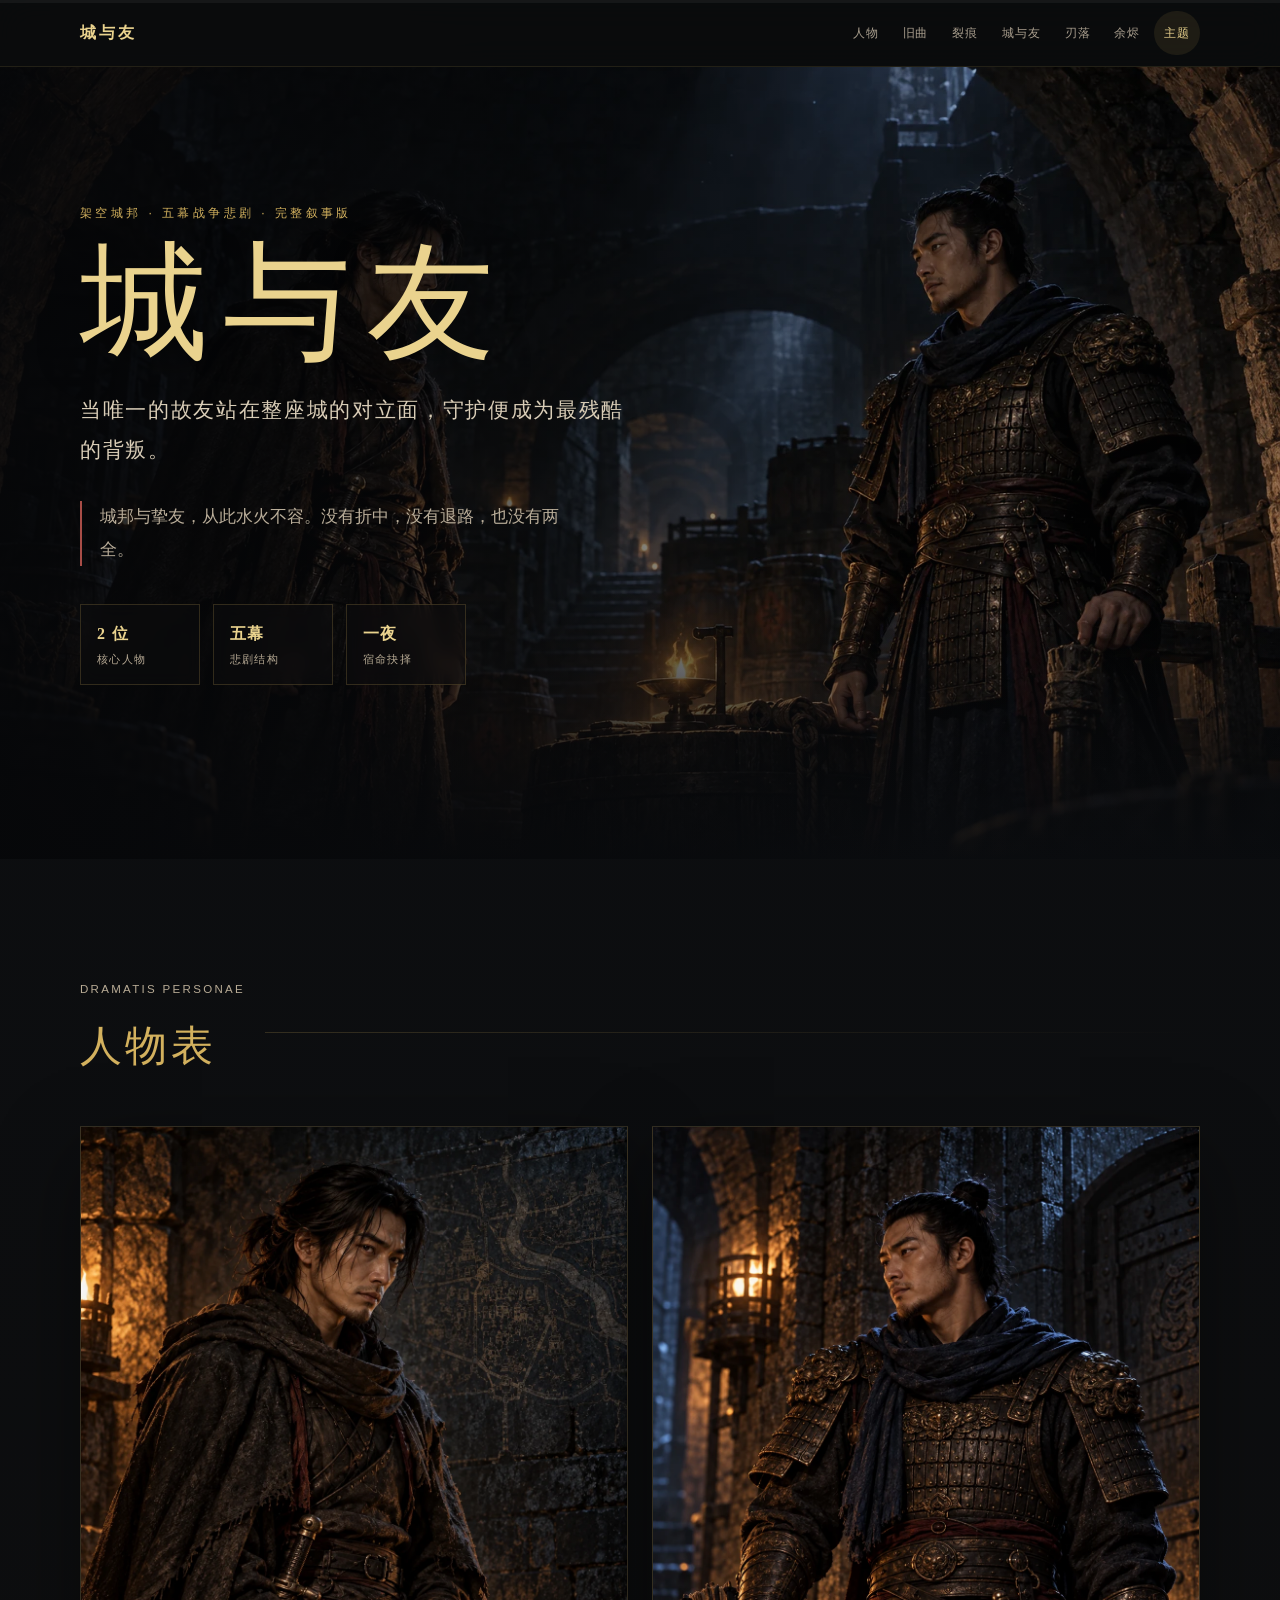
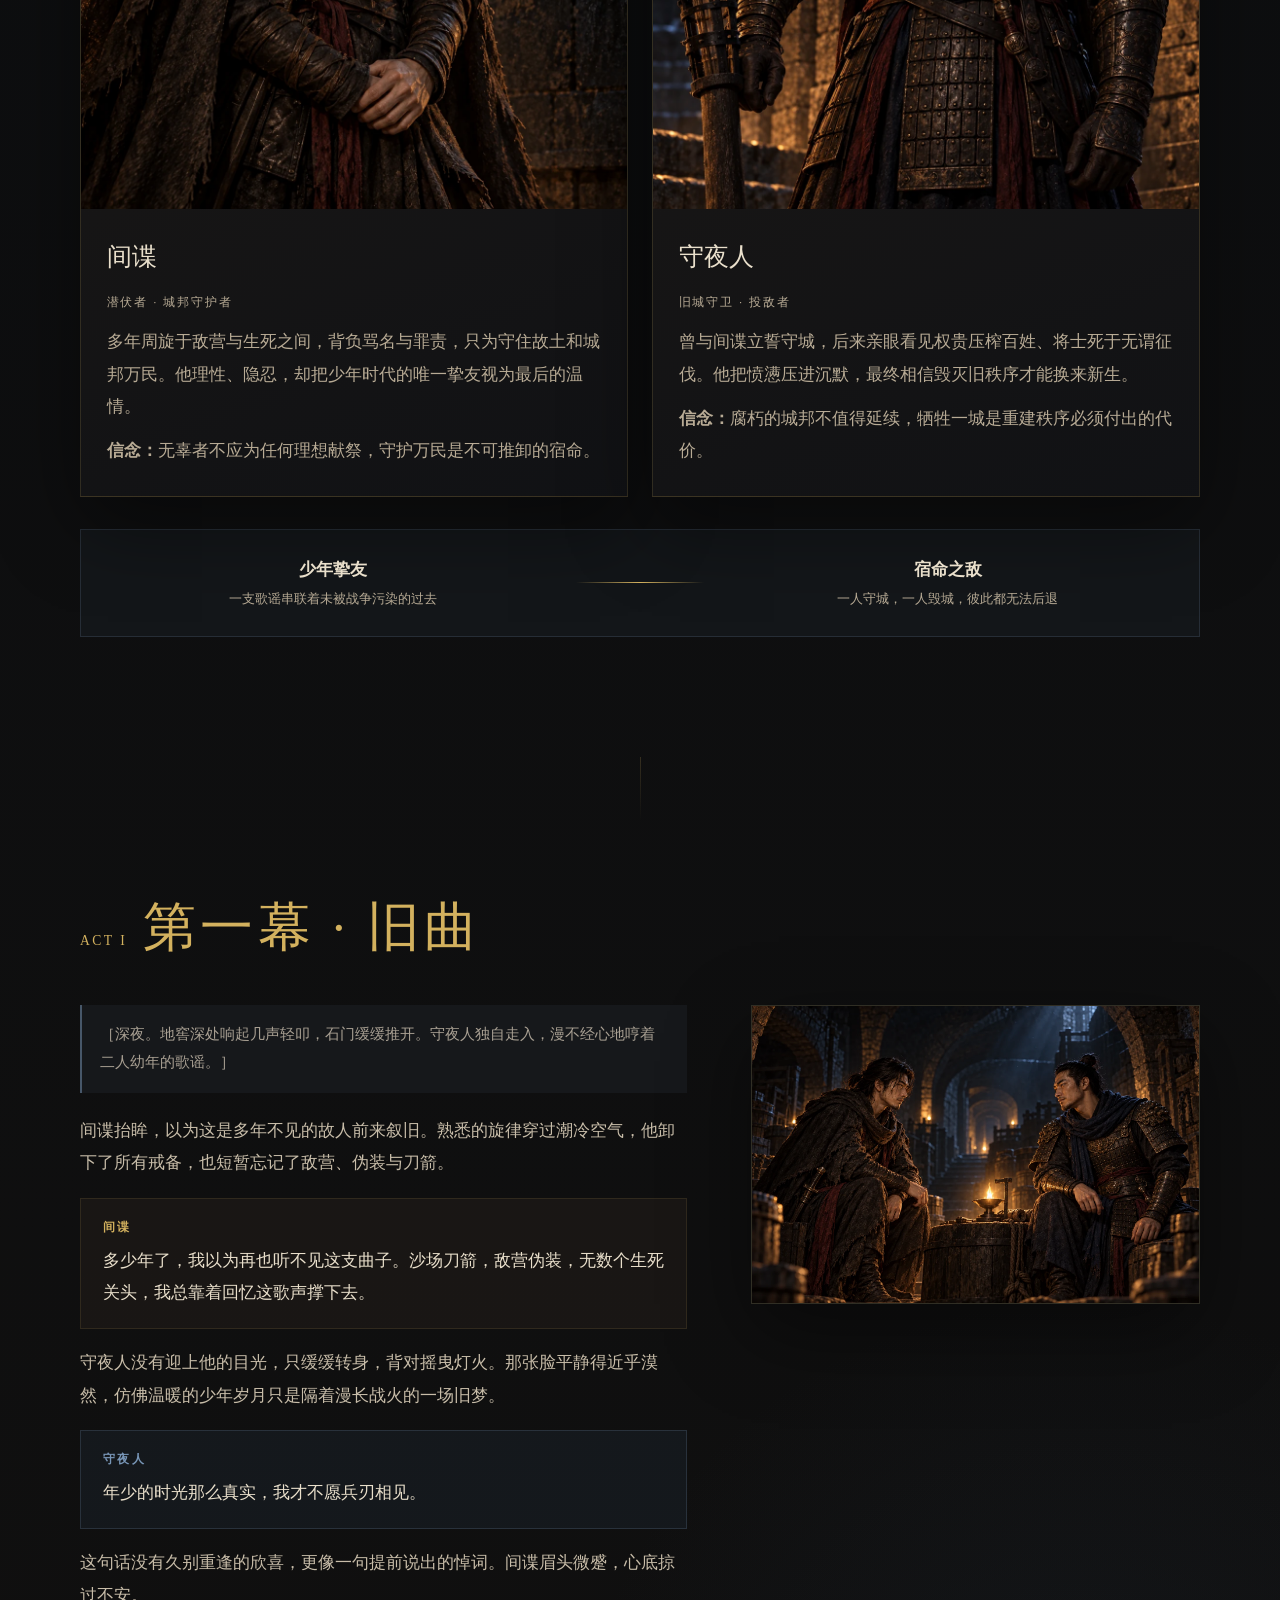
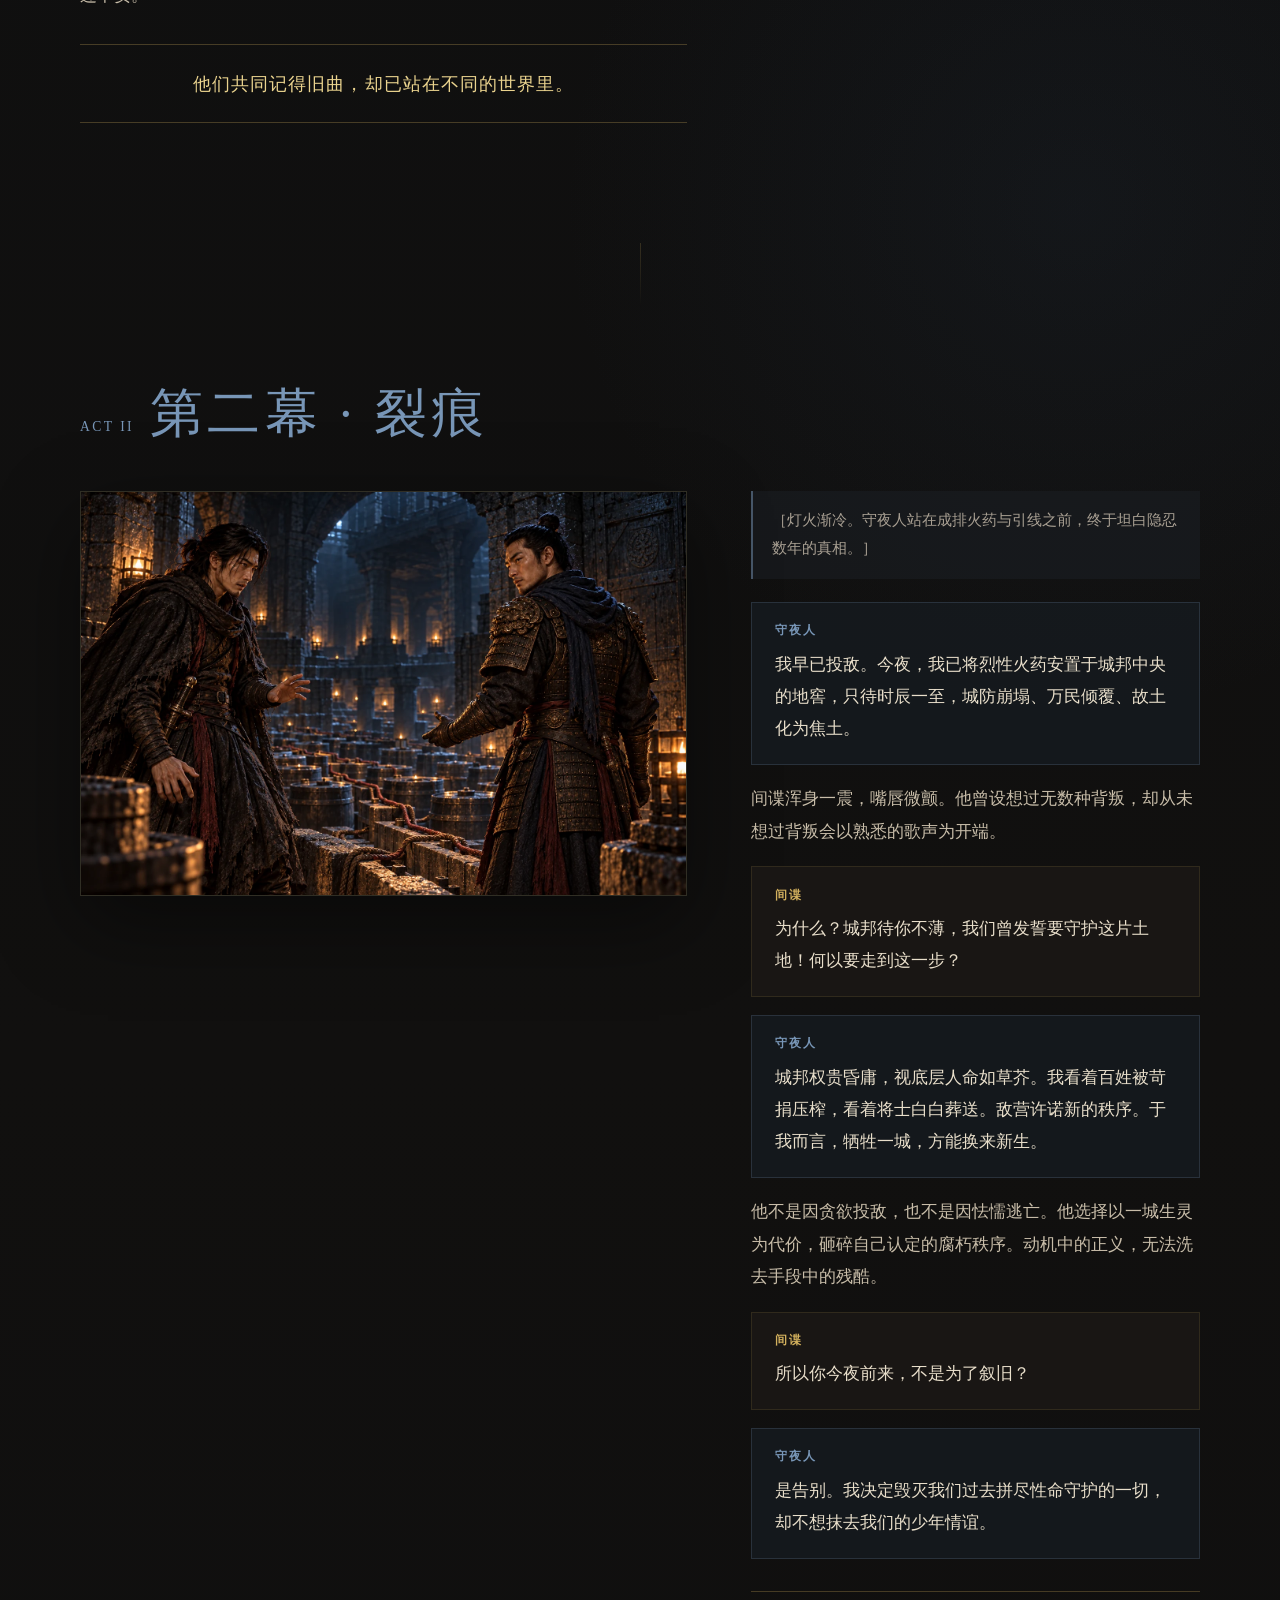
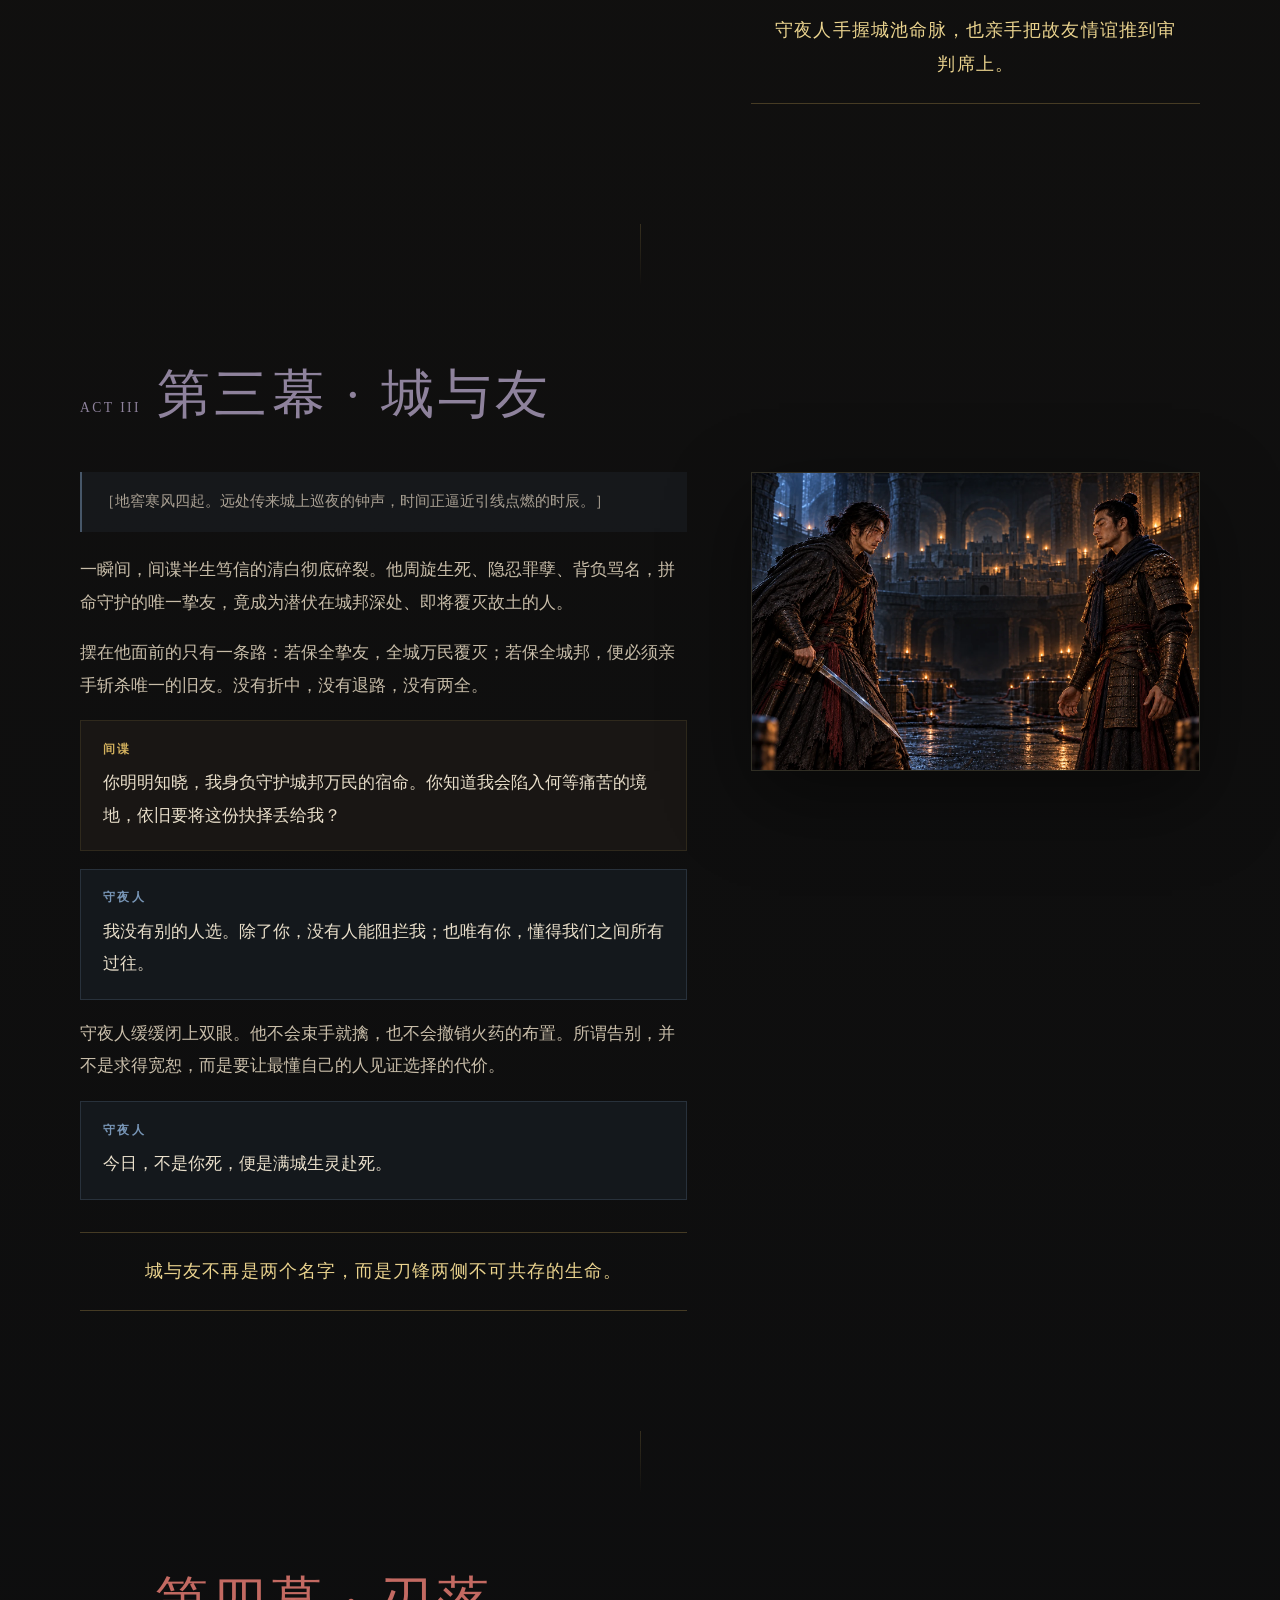
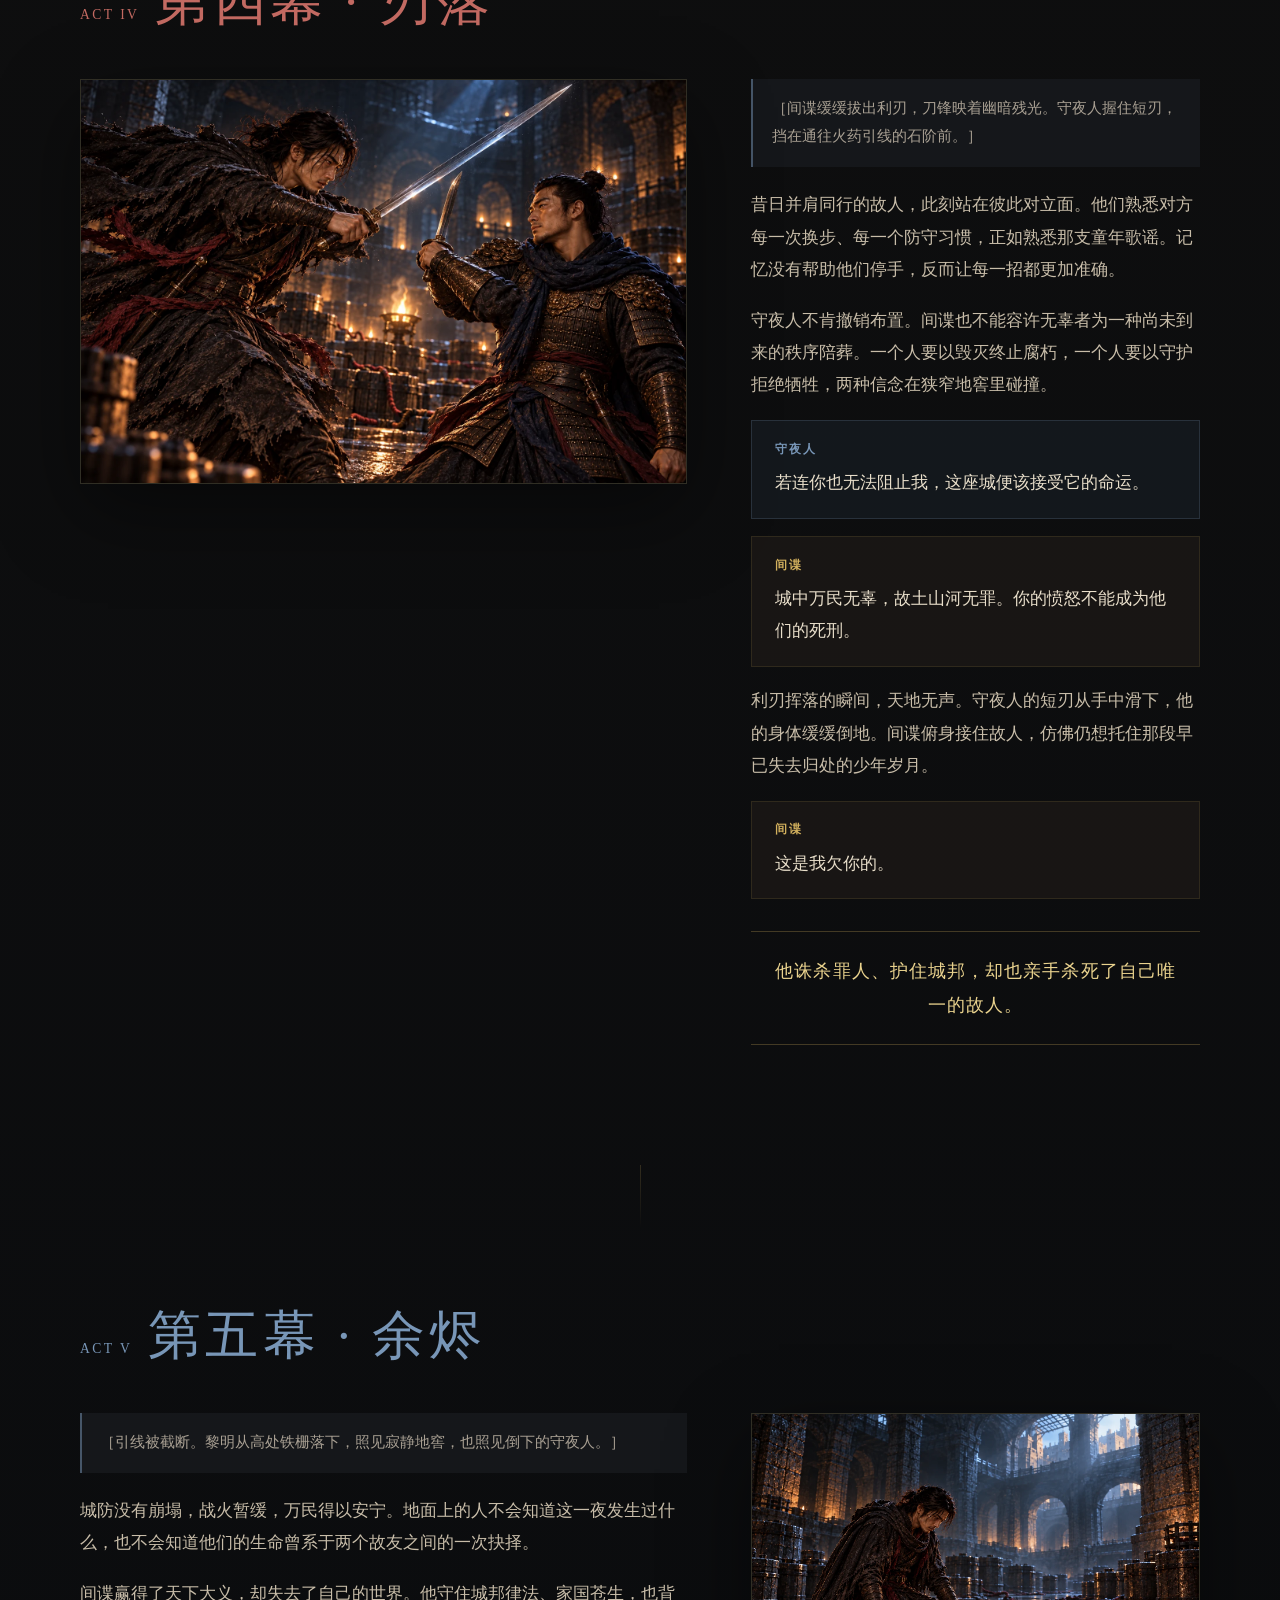
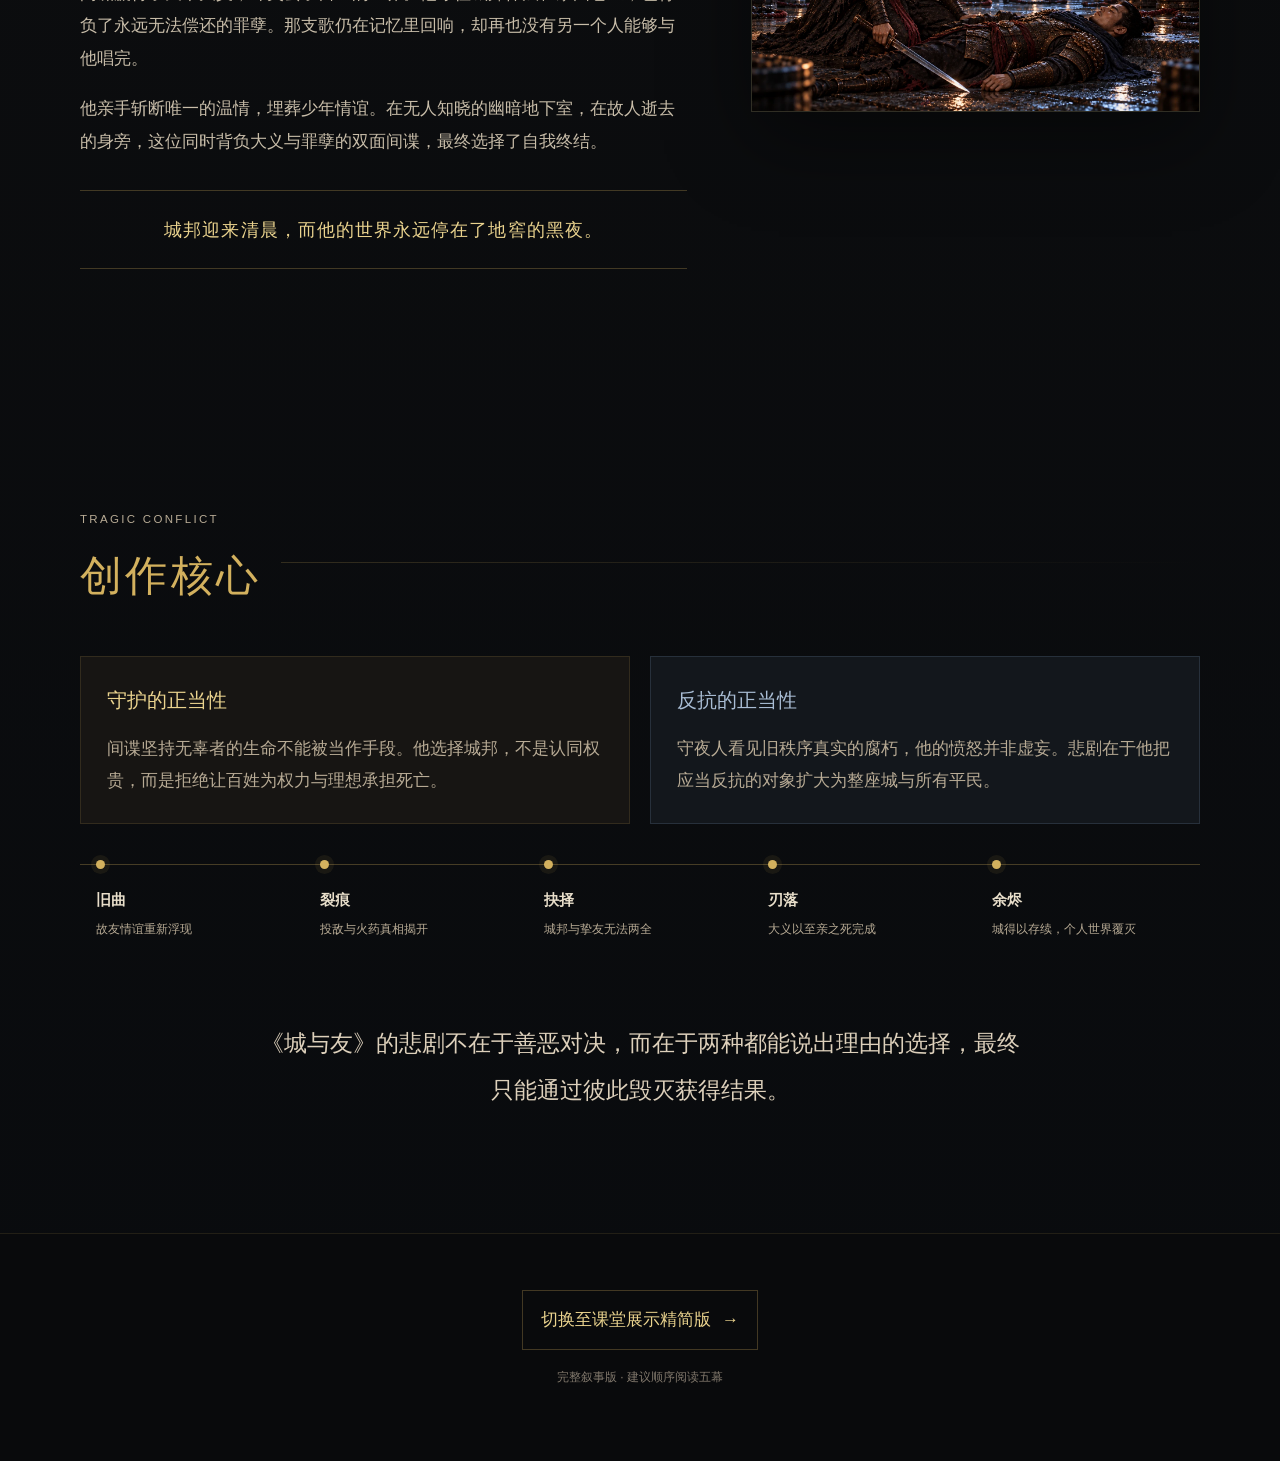
<file: index.html>
<!doctype html>
<html lang="zh-CN" data-version="full">
<head>
  <meta charset="utf-8">
  <meta name="viewport" content="width=device-width, initial-scale=1">
  <meta name="description" content="《城与友》完整叙事版，一则关于城邦、故友与无法两全之义的五幕悲剧。">
  <title>城与友 · 完整版</title>
  <link rel="stylesheet" href="assets/css/story.css">
  <script src="assets/js/story.js" defer></script>
</head>
<body>
  <div class="reading-progress" aria-hidden="true"><span class="reading-progress__bar"></span></div>
  <nav class="site-nav" aria-label="章节导航">
    <a class="site-nav__brand" href="#top">城与友</a>
    <ul class="site-nav__links">
      <li><a href="#characters">人物</a></li>
      <li><a href="#act-1">旧曲</a></li>
      <li><a href="#act-2">裂痕</a></li>
      <li><a href="#act-3">城与友</a></li>
      <li><a href="#act-4">刃落</a></li>
      <li><a href="#act-5">余烬</a></li>
      <li><a href="#themes">主题</a></li>
    </ul>
  </nav>

  <header class="hero" id="top">
    <figure class="hero__media" data-image-fallback><img src="assets/images/hero.webp" alt="深夜地窖中，间谍与守夜人在灯火两侧重逢"></figure>
    <div class="hero__content reveal">
      <p class="eyebrow">架空城邦 · 五幕战争悲剧 · 完整叙事版</p>
      <h1>城与友</h1>
      <p class="hero__subtitle">当唯一的故友站在整座城的对立面，守护便成为最残酷的背叛。</p>
      <p class="hero__quote">城邦与挚友，从此水火不容。没有折中，没有退路，也没有两全。</p>
      <ul class="hero__stats" aria-label="故事信息">
        <li><strong>2 位</strong><span>核心人物</span></li>
        <li><strong>五幕</strong><span>悲剧结构</span></li>
        <li><strong>一夜</strong><span>宿命抉择</span></li>
      </ul>
    </div>
  </header>

  <main>
    <section class="section" id="characters" aria-labelledby="characters-title">
      <div class="section-heading reveal">
        <div><p class="section-kicker">DRAMATIS PERSONAE</p><h2 id="characters-title">人物表</h2></div>
      </div>
      <div class="character-grid">
        <article class="character-card reveal">
          <figure data-image-fallback><img src="assets/images/spy-portrait.webp" alt="身披深色斗篷的间谍肖像"></figure>
          <div class="character-card__body">
            <h3>间谍</h3>
            <p class="role-label">潜伏者 · 城邦守护者</p>
            <p>多年周旋于敌营与生死之间，背负骂名与罪责，只为守住故土和城邦万民。他理性、隐忍，却把少年时代的唯一挚友视为最后的温情。</p>
            <p><strong>信念：</strong>无辜者不应为任何理想献祭，守护万民是不可推卸的宿命。</p>
          </div>
        </article>
        <article class="character-card reveal">
          <figure data-image-fallback><img src="assets/images/watchman-portrait.webp" alt="身着旧城甲胄的守夜人肖像"></figure>
          <div class="character-card__body">
            <h3>守夜人</h3>
            <p class="role-label">旧城守卫 · 投敌者</p>
            <p>曾与间谍立誓守城，后来亲眼看见权贵压榨百姓、将士死于无谓征伐。他把愤懑压进沉默，最终相信毁灭旧秩序才能换来新生。</p>
            <p><strong>信念：</strong>腐朽的城邦不值得延续，牺牲一城是重建秩序必须付出的代价。</p>
          </div>
        </article>
      </div>
      <div class="relationship reveal" aria-label="人物关系">
        <div><strong>少年挚友</strong><span>一支歌谣串联着未被战争污染的过去</span></div>
        <span class="relationship__line" aria-hidden="true"></span>
        <div><strong>宿命之敌</strong><span>一人守城，一人毁城，彼此都无法后退</span></div>
      </div>
    </section>

    <section class="act" id="act-1" aria-labelledby="act-1-title" data-tone="gold">
      <header class="act__header reveal"><span class="act__number">ACT I</span><h2 id="act-1-title">第一幕 · 旧曲</h2></header>
      <div class="act__layout">
        <figure class="act__media reveal" data-image-fallback><img src="assets/images/act-01.webp" alt="故友围坐灯火两侧追忆旧曲"></figure>
        <div class="act__content reveal">
          <p class="stage-direction">［深夜。地窖深处响起几声轻叩，石门缓缓推开。守夜人独自走入，漫不经心地哼着二人幼年的歌谣。］</p>
          <p class="narration">间谍抬眸，以为这是多年不见的故人前来叙旧。熟悉的旋律穿过潮冷空气，他卸下了所有戒备，也短暂忘记了敌营、伪装与刀箭。</p>
          <blockquote class="dialogue"><span class="dialogue__speaker">间谍</span><p>多少年了，我以为再也听不见这支曲子。沙场刀箭，敌营伪装，无数个生死关头，我总靠着回忆这歌声撑下去。</p></blockquote>
          <p class="narration">守夜人没有迎上他的目光，只缓缓转身，背对摇曳灯火。那张脸平静得近乎漠然，仿佛温暖的少年岁月只是隔着漫长战火的一场旧梦。</p>
          <blockquote class="dialogue dialogue--watchman"><span class="dialogue__speaker">守夜人</span><p>年少的时光那么真实，我才不愿兵刃相见。</p></blockquote>
          <p class="narration">这句话没有久别重逢的欣喜，更像一句提前说出的悼词。间谍眉头微蹙，心底掠过不安。</p>
          <p class="turning-point">他们共同记得旧曲，却已站在不同的世界里。</p>
        </div>
      </div>
    </section>

    <section class="act" id="act-2" aria-labelledby="act-2-title" data-tone="blue">
      <header class="act__header reveal"><span class="act__number">ACT II</span><h2 id="act-2-title">第二幕 · 裂痕</h2></header>
      <div class="act__layout">
        <figure class="act__media reveal" data-image-fallback><img src="assets/images/act-02.webp" alt="守夜人向震惊的间谍揭示地窖火药"></figure>
        <div class="act__content reveal">
          <p class="stage-direction">［灯火渐冷。守夜人站在成排火药与引线之前，终于坦白隐忍数年的真相。］</p>
          <blockquote class="dialogue dialogue--watchman"><span class="dialogue__speaker">守夜人</span><p>我早已投敌。今夜，我已将烈性火药安置于城邦中央的地窖，只待时辰一至，城防崩塌、万民倾覆、故土化为焦土。</p></blockquote>
          <p class="narration">间谍浑身一震，嘴唇微颤。他曾设想过无数种背叛，却从未想过背叛会以熟悉的歌声为开端。</p>
          <blockquote class="dialogue"><span class="dialogue__speaker">间谍</span><p>为什么？城邦待你不薄，我们曾发誓要守护这片土地！何以要走到这一步？</p></blockquote>
          <blockquote class="dialogue dialogue--watchman"><span class="dialogue__speaker">守夜人</span><p>城邦权贵昏庸，视底层人命如草芥。我看着百姓被苛捐压榨，看着将士白白葬送。敌营许诺新的秩序。于我而言，牺牲一城，方能换来新生。</p></blockquote>
          <p class="narration">他不是因贪欲投敌，也不是因怯懦逃亡。他选择以一城生灵为代价，砸碎自己认定的腐朽秩序。动机中的正义，无法洗去手段中的残酷。</p>
          <blockquote class="dialogue"><span class="dialogue__speaker">间谍</span><p>所以你今夜前来，不是为了叙旧？</p></blockquote>
          <blockquote class="dialogue dialogue--watchman"><span class="dialogue__speaker">守夜人</span><p>是告别。我决定毁灭我们过去拼尽性命守护的一切，却不想抹去我们的少年情谊。</p></blockquote>
          <p class="turning-point">守夜人手握城池命脉，也亲手把故友情谊推到审判席上。</p>
        </div>
      </div>
    </section>

    <section class="act" id="act-3" aria-labelledby="act-3-title" data-tone="violet">
      <header class="act__header reveal"><span class="act__number">ACT III</span><h2 id="act-3-title">第三幕 · 城与友</h2></header>
      <div class="act__layout">
        <figure class="act__media reveal" data-image-fallback><img src="assets/images/act-03.webp" alt="间谍拔剑，与守夜人在城与友之间对峙"></figure>
        <div class="act__content reveal">
          <p class="stage-direction">［地窖寒风四起。远处传来城上巡夜的钟声，时间正逼近引线点燃的时辰。］</p>
          <p class="narration">一瞬间，间谍半生笃信的清白彻底碎裂。他周旋生死、隐忍罪孽、背负骂名，拼命守护的唯一挚友，竟成为潜伏在城邦深处、即将覆灭故土的人。</p>
          <p class="narration">摆在他面前的只有一条路：若保全挚友，全城万民覆灭；若保全城邦，便必须亲手斩杀唯一的旧友。没有折中，没有退路，没有两全。</p>
          <blockquote class="dialogue"><span class="dialogue__speaker">间谍</span><p>你明明知晓，我身负守护城邦万民的宿命。你知道我会陷入何等痛苦的境地，依旧要将这份抉择丢给我？</p></blockquote>
          <blockquote class="dialogue dialogue--watchman"><span class="dialogue__speaker">守夜人</span><p>我没有别的人选。除了你，没有人能阻拦我；也唯有你，懂得我们之间所有过往。</p></blockquote>
          <p class="narration">守夜人缓缓闭上双眼。他不会束手就擒，也不会撤销火药的布置。所谓告别，并不是求得宽恕，而是要让最懂自己的人见证选择的代价。</p>
          <blockquote class="dialogue dialogue--watchman"><span class="dialogue__speaker">守夜人</span><p>今日，不是你死，便是满城生灵赴死。</p></blockquote>
          <p class="turning-point">城与友不再是两个名字，而是刀锋两侧不可共存的生命。</p>
        </div>
      </div>
    </section>

    <section class="act" id="act-4" aria-labelledby="act-4-title" data-tone="red">
      <header class="act__header reveal"><span class="act__number">ACT IV</span><h2 id="act-4-title">第四幕 · 刃落</h2></header>
      <div class="act__layout">
        <figure class="act__media reveal" data-image-fallback><img src="assets/images/act-04.webp" alt="两位故友在地下城池中兵刃相向"></figure>
        <div class="act__content reveal">
          <p class="stage-direction">［间谍缓缓拔出利刃，刀锋映着幽暗残光。守夜人握住短刃，挡在通往火药引线的石阶前。］</p>
          <p class="narration">昔日并肩同行的故人，此刻站在彼此对立面。他们熟悉对方每一次换步、每一个防守习惯，正如熟悉那支童年歌谣。记忆没有帮助他们停手，反而让每一招都更加准确。</p>
          <p class="narration">守夜人不肯撤销布置。间谍也不能容许无辜者为一种尚未到来的秩序陪葬。一个人要以毁灭终止腐朽，一个人要以守护拒绝牺牲，两种信念在狭窄地窖里碰撞。</p>
          <blockquote class="dialogue dialogue--watchman"><span class="dialogue__speaker">守夜人</span><p>若连你也无法阻止我，这座城便该接受它的命运。</p></blockquote>
          <blockquote class="dialogue"><span class="dialogue__speaker">间谍</span><p>城中万民无辜，故土山河无罪。你的愤怒不能成为他们的死刑。</p></blockquote>
          <p class="narration">利刃挥落的瞬间，天地无声。守夜人的短刃从手中滑下，他的身体缓缓倒地。间谍俯身接住故人，仿佛仍想托住那段早已失去归处的少年岁月。</p>
          <blockquote class="dialogue"><span class="dialogue__speaker">间谍</span><p>这是我欠你的。</p></blockquote>
          <p class="turning-point">他诛杀罪人、护住城邦，却也亲手杀死了自己唯一的故人。</p>
        </div>
      </div>
    </section>

    <section class="act" id="act-5" aria-labelledby="act-5-title" data-tone="blue">
      <header class="act__header reveal"><span class="act__number">ACT V</span><h2 id="act-5-title">第五幕 · 余烬</h2></header>
      <div class="act__layout">
        <figure class="act__media reveal" data-image-fallback><img src="assets/images/act-05.webp" alt="黎明照入地窖，间谍跪在倒下的故友身旁"></figure>
        <div class="act__content reveal">
          <p class="stage-direction">［引线被截断。黎明从高处铁栅落下，照见寂静地窖，也照见倒下的守夜人。］</p>
          <p class="narration">城防没有崩塌，战火暂缓，万民得以安宁。地面上的人不会知道这一夜发生过什么，也不会知道他们的生命曾系于两个故友之间的一次抉择。</p>
          <p class="narration">间谍赢得了天下大义，却失去了自己的世界。他守住城邦律法、家国苍生，也背负了永远无法偿还的罪孽。那支歌仍在记忆里回响，却再也没有另一个人能够与他唱完。</p>
          <p class="narration">他亲手斩断唯一的温情，埋葬少年情谊。在无人知晓的幽暗地下室，在故人逝去的身旁，这位同时背负大义与罪孽的双面间谍，最终选择了自我终结。</p>
          <p class="turning-point">城邦迎来清晨，而他的世界永远停在了地窖的黑夜。</p>
        </div>
      </div>
    </section>

    <section class="section" id="themes" aria-labelledby="themes-title">
      <div class="section-heading reveal"><div><p class="section-kicker">TRAGIC CONFLICT</p><h2 id="themes-title">创作核心</h2></div></div>
      <div class="theme-grid">
        <article class="theme-card reveal"><h3>守护的正当性</h3><p>间谍坚持无辜者的生命不能被当作手段。他选择城邦，不是认同权贵，而是拒绝让百姓为权力与理想承担死亡。</p></article>
        <article class="theme-card theme-card--blue reveal"><h3>反抗的正当性</h3><p>守夜人看见旧秩序真实的腐朽，他的愤怒并非虚妄。悲剧在于他把应当反抗的对象扩大为整座城与所有平民。</p></article>
      </div>
      <ol class="timeline reveal" aria-label="五阶段悲剧结构">
        <li><strong>旧曲</strong><span>故友情谊重新浮现</span></li>
        <li><strong>裂痕</strong><span>投敌与火药真相揭开</span></li>
        <li><strong>抉择</strong><span>城邦与挚友无法两全</span></li>
        <li><strong>刃落</strong><span>大义以至亲之死完成</span></li>
        <li><strong>余烬</strong><span>城得以存续，个人世界覆灭</span></li>
      </ol>
      <p class="epilogue reveal">《城与友》的悲剧不在于善恶对决，而在于两种都能说出理由的选择，最终只能通过彼此毁灭获得结果。</p>
    </section>
  </main>

  <footer class="site-footer">
    <a class="version-link" href="城与友-精简版.html">切换至课堂展示精简版 <span aria-hidden="true">→</span></a>
    <p>完整叙事版 · 建议顺序阅读五幕</p>
  </footer>
</body>
</html>
</file>
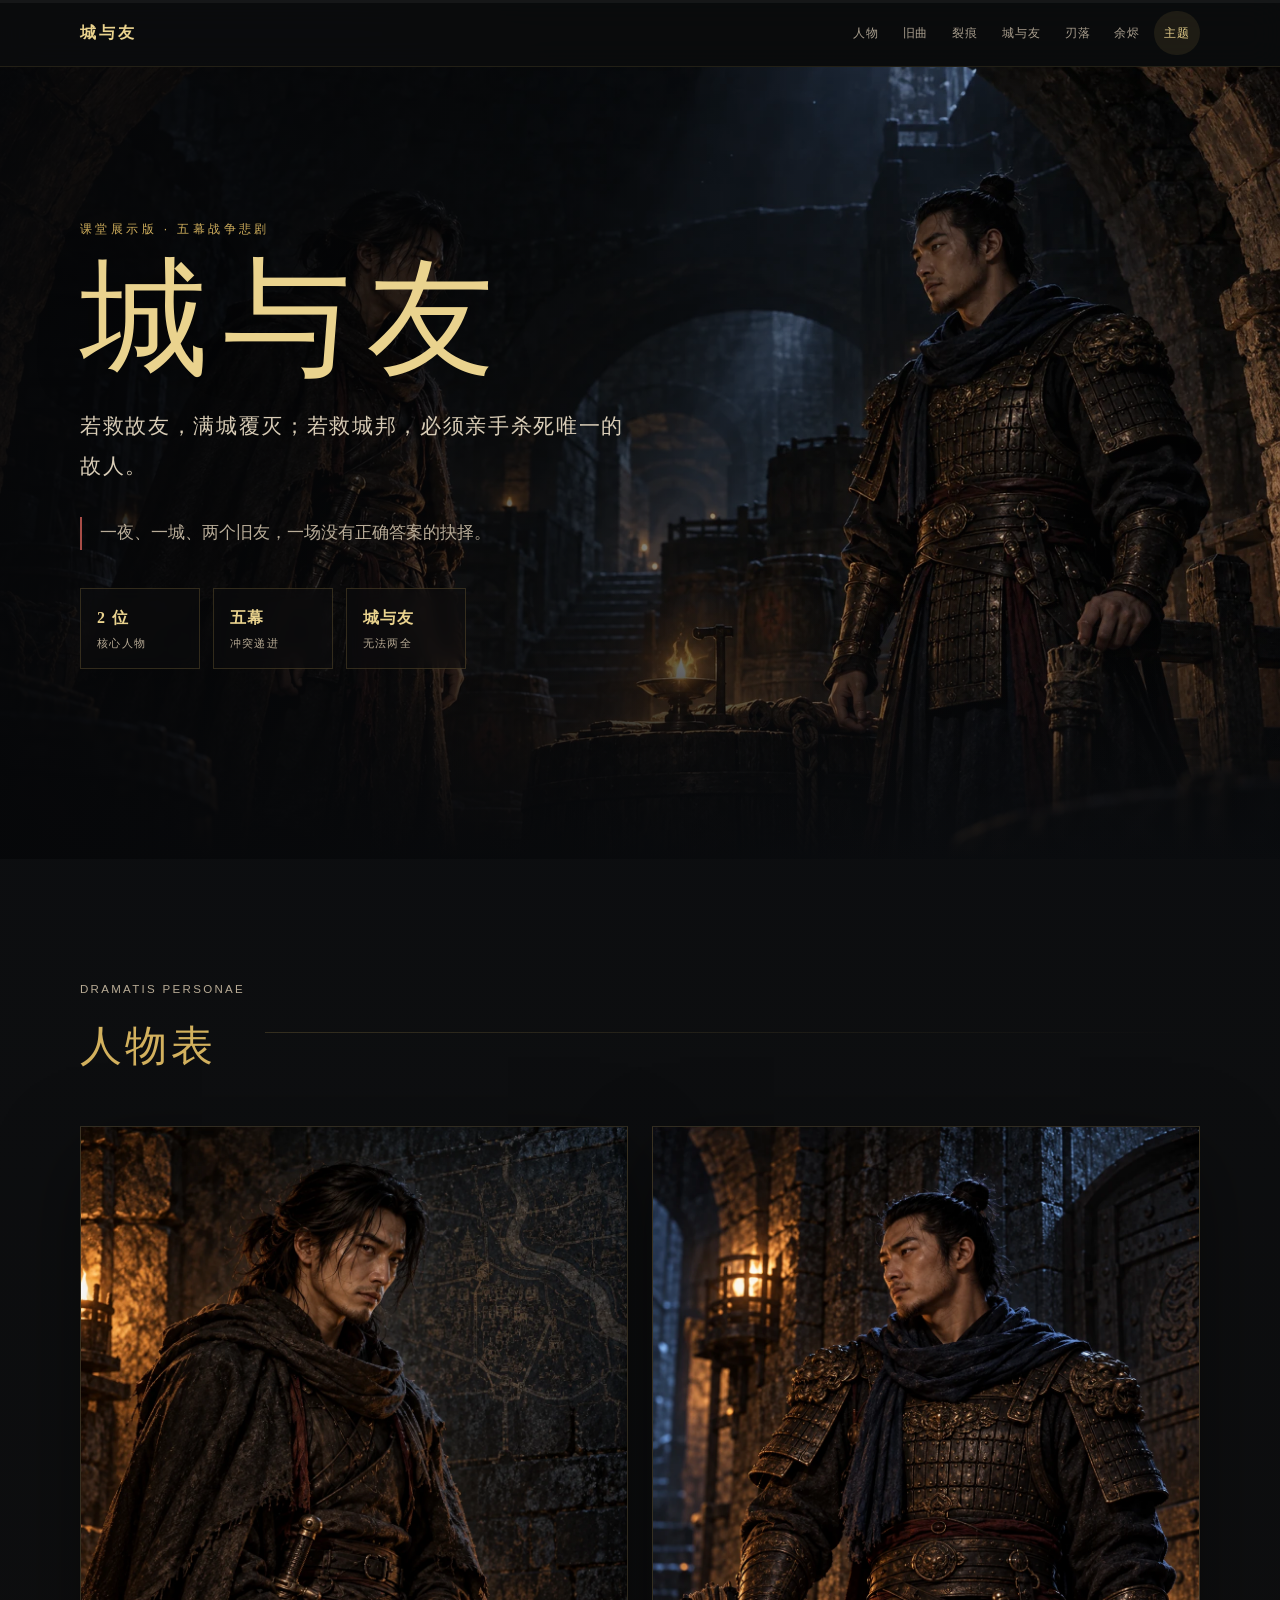
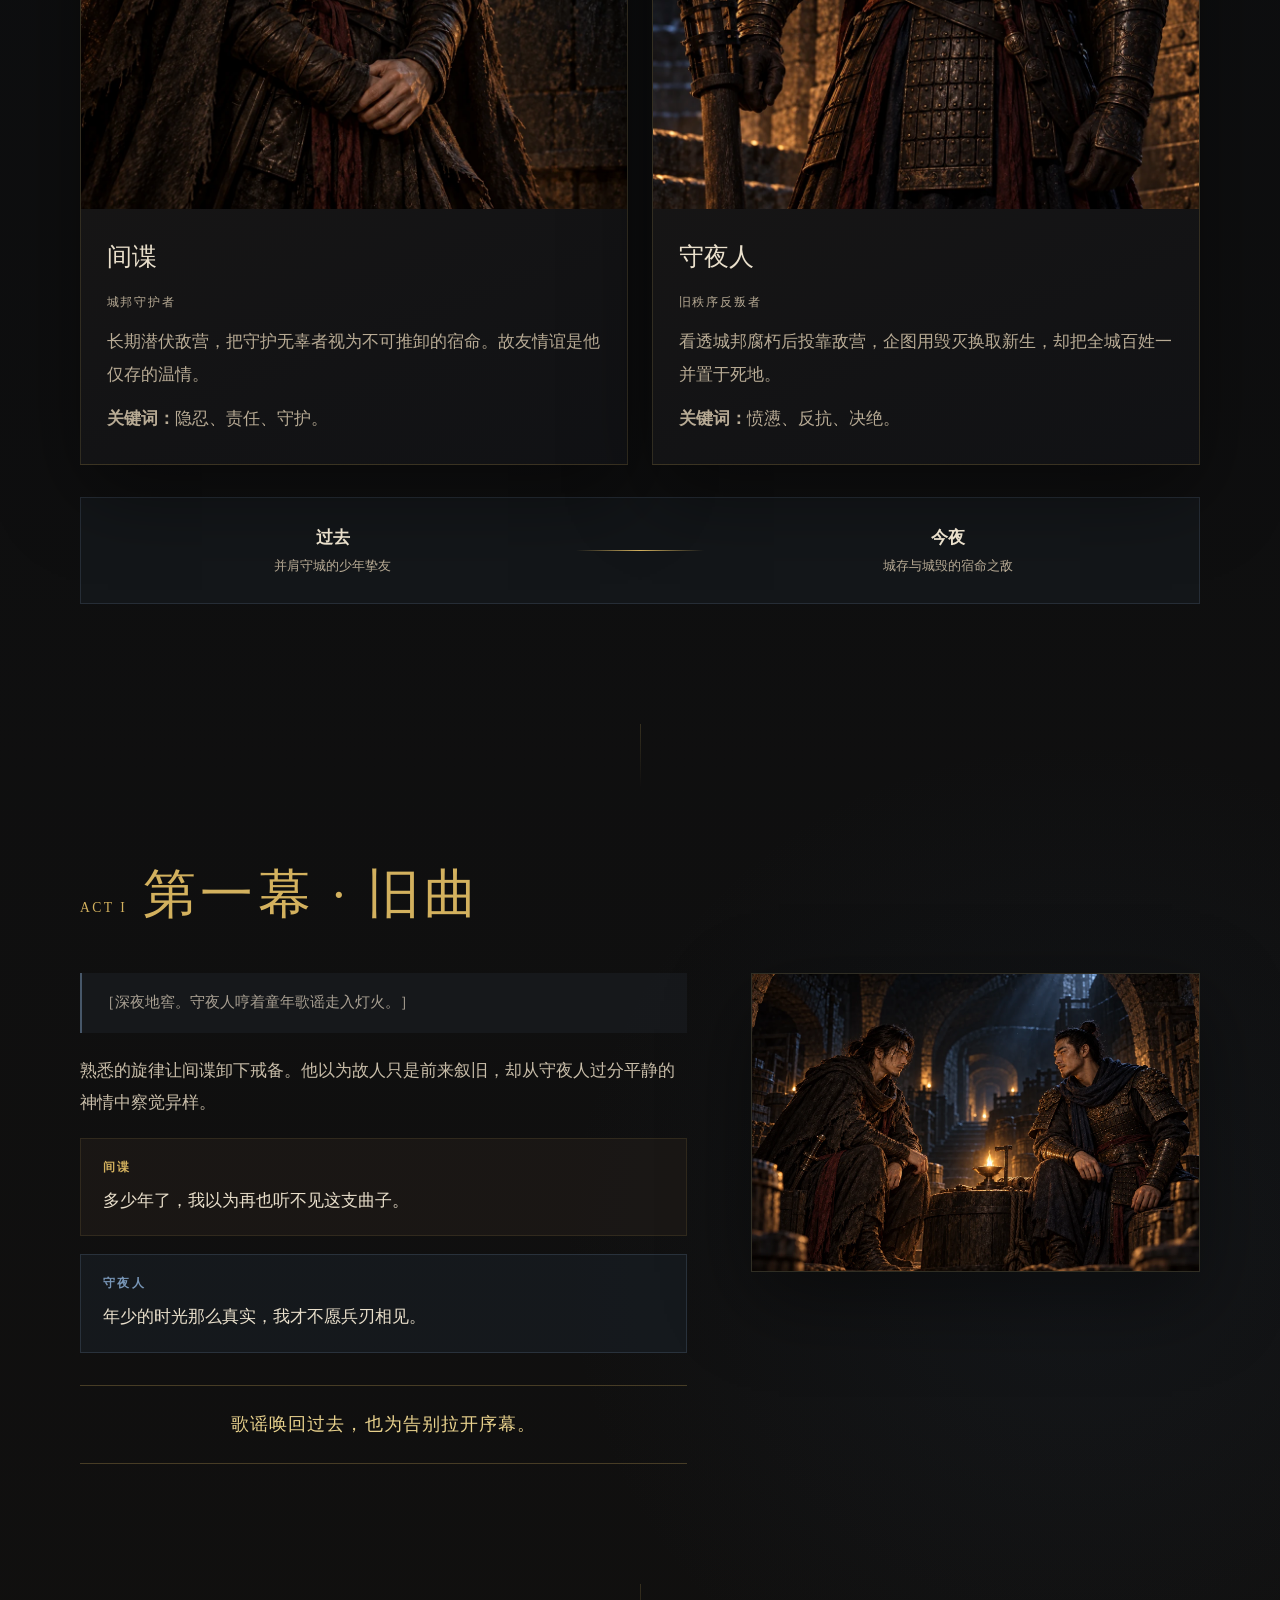
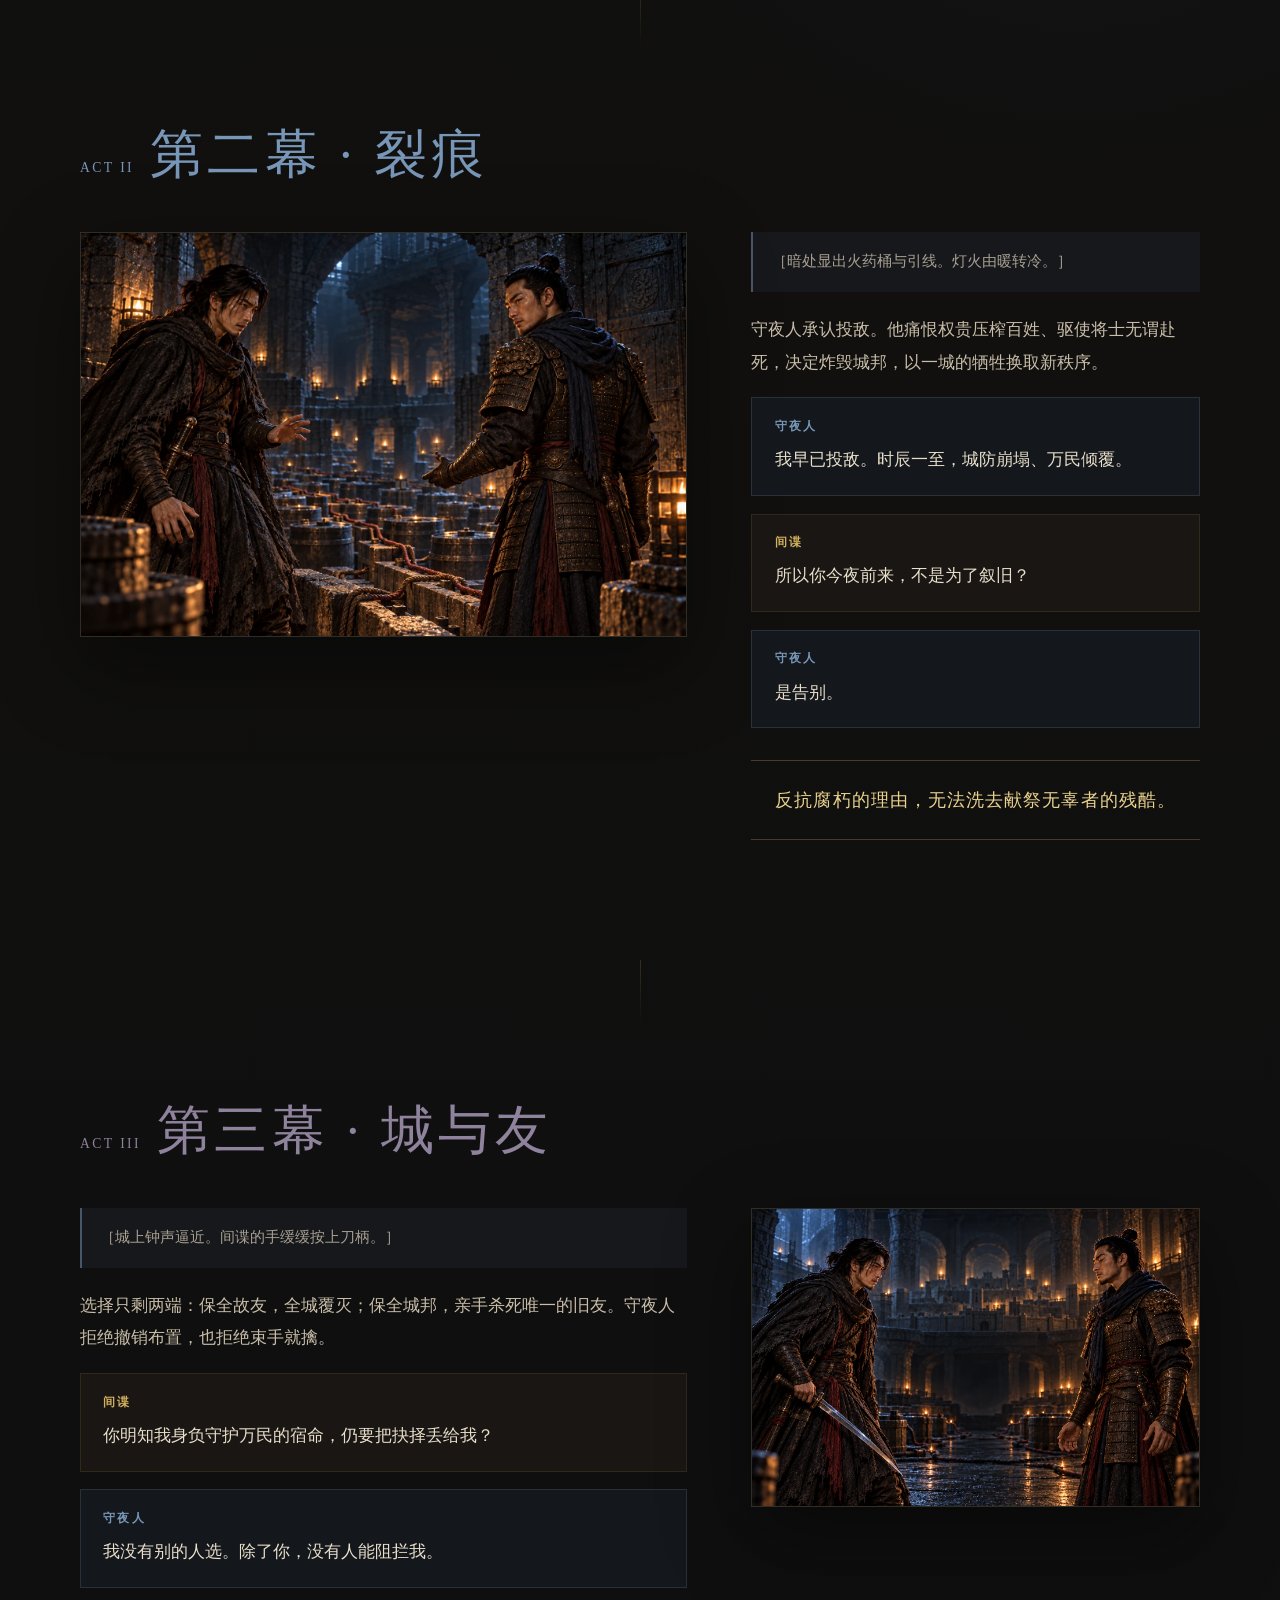
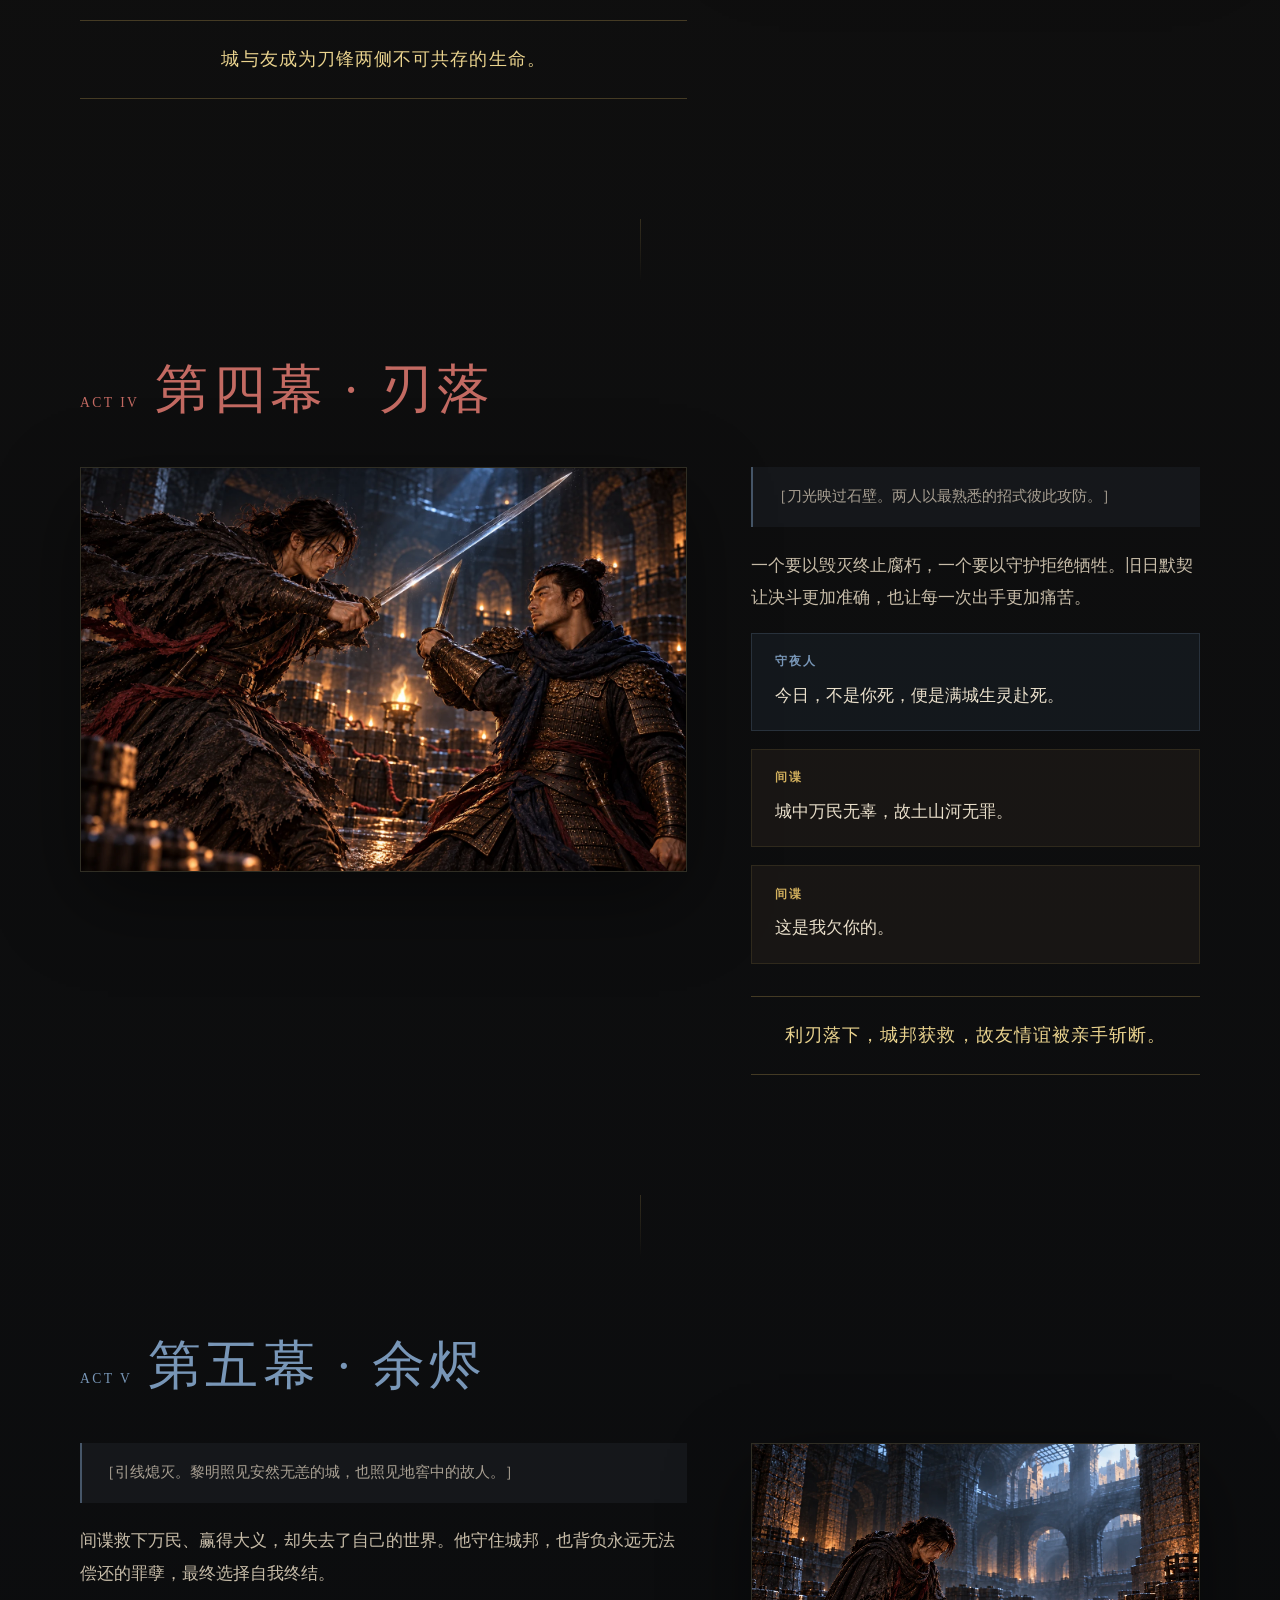
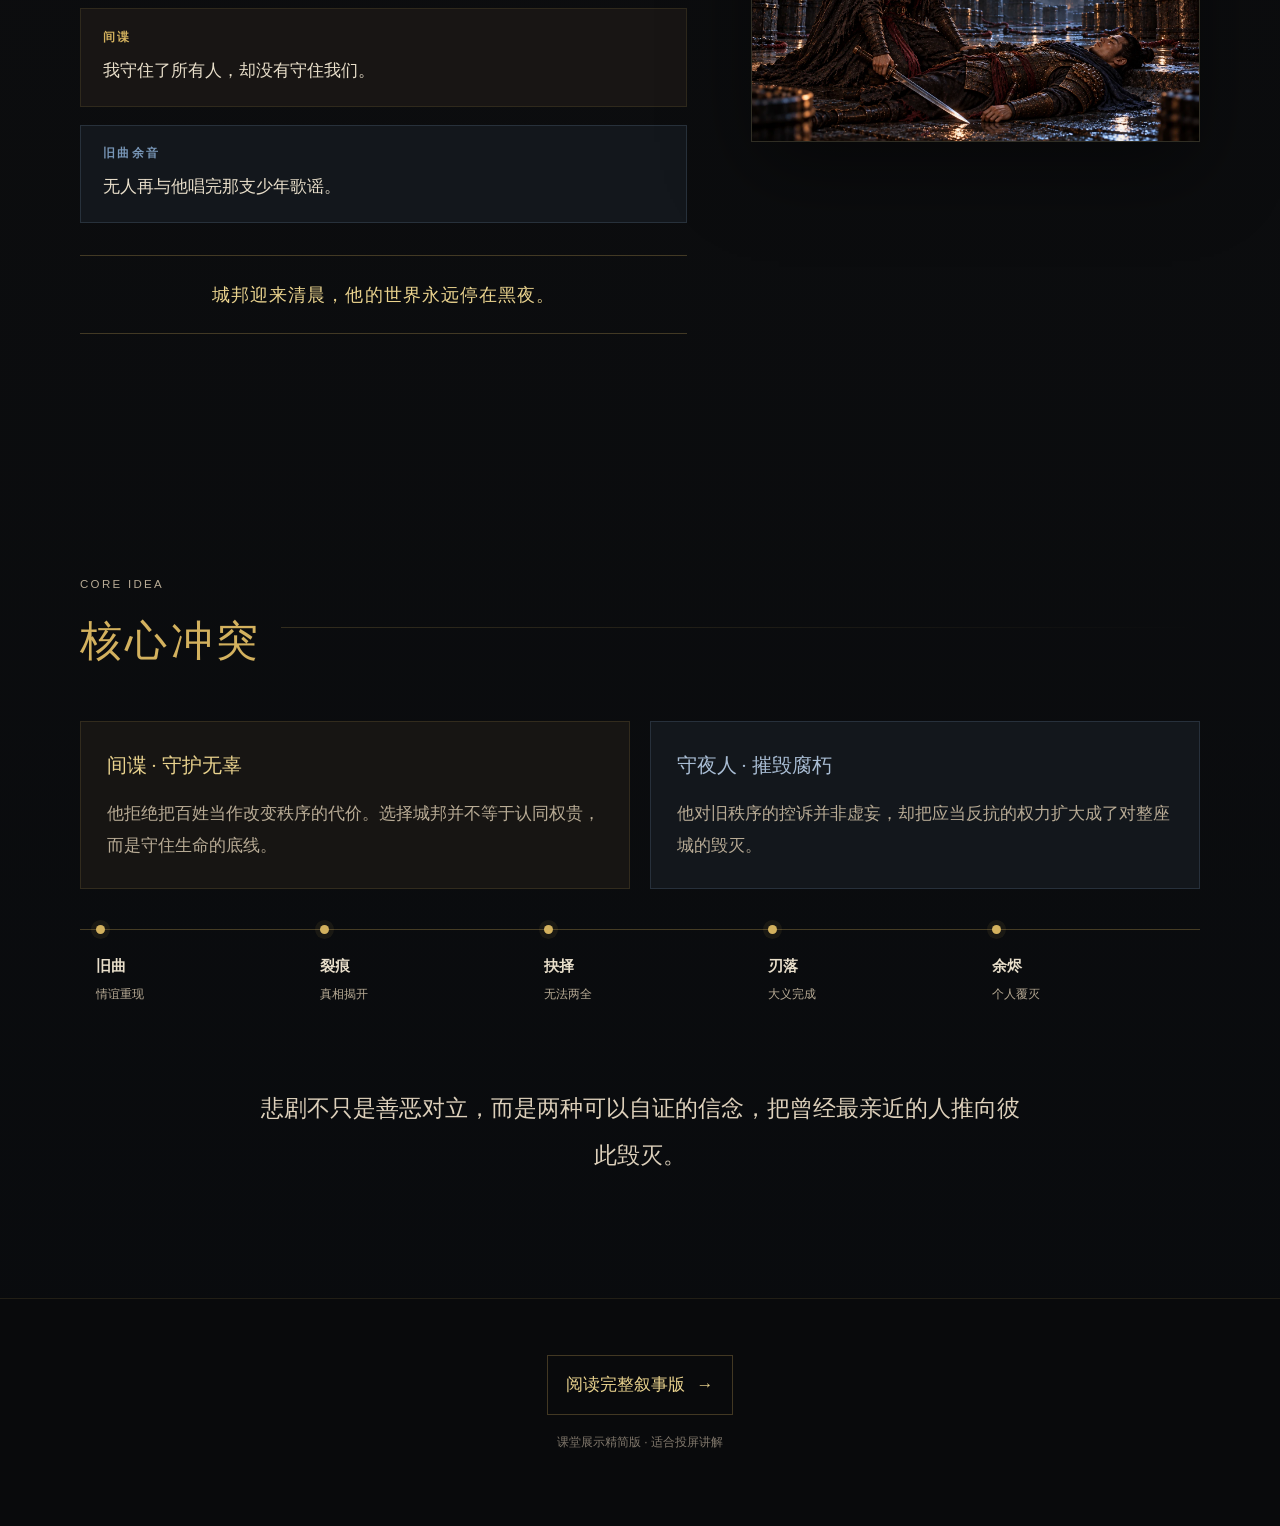
<file: 城与友-精简版.html>
<!doctype html>
<html lang="zh-CN" data-version="concise">
<head>
  <meta charset="utf-8">
  <meta name="viewport" content="width=device-width, initial-scale=1">
  <meta name="description" content="《城与友》课堂展示版，以五幕呈现城邦、故友与大义之间无法两全的悲剧。">
  <title>城与友 · 精简版</title>
  <link rel="stylesheet" href="assets/css/story.css">
  <script src="assets/js/story.js" defer></script>
</head>
<body>
  <div class="reading-progress" aria-hidden="true"><span class="reading-progress__bar"></span></div>
  <nav class="site-nav" aria-label="章节导航">
    <a class="site-nav__brand" href="#top">城与友</a>
    <ul class="site-nav__links">
      <li><a href="#characters">人物</a></li>
      <li><a href="#act-1">旧曲</a></li>
      <li><a href="#act-2">裂痕</a></li>
      <li><a href="#act-3">城与友</a></li>
      <li><a href="#act-4">刃落</a></li>
      <li><a href="#act-5">余烬</a></li>
      <li><a href="#themes">主题</a></li>
    </ul>
  </nav>

  <header class="hero" id="top">
    <figure class="hero__media" data-image-fallback><img src="assets/images/hero.webp" alt="深夜地窖中，间谍与守夜人在灯火两侧重逢"></figure>
    <div class="hero__content reveal">
      <p class="eyebrow">课堂展示版 · 五幕战争悲剧</p>
      <h1>城与友</h1>
      <p class="hero__subtitle">若救故友，满城覆灭；若救城邦，必须亲手杀死唯一的故人。</p>
      <p class="hero__quote">一夜、一城、两个旧友，一场没有正确答案的抉择。</p>
      <ul class="hero__stats" aria-label="故事信息">
        <li><strong>2 位</strong><span>核心人物</span></li>
        <li><strong>五幕</strong><span>冲突递进</span></li>
        <li><strong>城与友</strong><span>无法两全</span></li>
      </ul>
    </div>
  </header>

  <main>
    <section class="section" id="characters" aria-labelledby="characters-title">
      <div class="section-heading reveal"><div><p class="section-kicker">DRAMATIS PERSONAE</p><h2 id="characters-title">人物表</h2></div></div>
      <div class="character-grid">
        <article class="character-card reveal">
          <figure data-image-fallback><img src="assets/images/spy-portrait.webp" alt="身披深色斗篷的间谍肖像"></figure>
          <div class="character-card__body"><h3>间谍</h3><p class="role-label">城邦守护者</p><p>长期潜伏敌营，把守护无辜者视为不可推卸的宿命。故友情谊是他仅存的温情。</p><p><strong>关键词：</strong>隐忍、责任、守护。</p></div>
        </article>
        <article class="character-card reveal">
          <figure data-image-fallback><img src="assets/images/watchman-portrait.webp" alt="身着旧城甲胄的守夜人肖像"></figure>
          <div class="character-card__body"><h3>守夜人</h3><p class="role-label">旧秩序反叛者</p><p>看透城邦腐朽后投靠敌营，企图用毁灭换取新生，却把全城百姓一并置于死地。</p><p><strong>关键词：</strong>愤懑、反抗、决绝。</p></div>
        </article>
      </div>
      <div class="relationship reveal" aria-label="人物关系"><div><strong>过去</strong><span>并肩守城的少年挚友</span></div><span class="relationship__line" aria-hidden="true"></span><div><strong>今夜</strong><span>城存与城毁的宿命之敌</span></div></div>
    </section>

    <section class="act" id="act-1" aria-labelledby="act-1-title" data-tone="gold">
      <header class="act__header reveal"><span class="act__number">ACT I</span><h2 id="act-1-title">第一幕 · 旧曲</h2></header>
      <div class="act__layout">
        <figure class="act__media reveal" data-image-fallback><img src="assets/images/act-01.webp" alt="故友围坐灯火两侧追忆旧曲"></figure>
        <div class="act__content reveal">
          <p class="stage-direction">［深夜地窖。守夜人哼着童年歌谣走入灯火。］</p>
          <p class="narration">熟悉的旋律让间谍卸下戒备。他以为故人只是前来叙旧，却从守夜人过分平静的神情中察觉异样。</p>
          <blockquote class="dialogue"><span class="dialogue__speaker">间谍</span><p>多少年了，我以为再也听不见这支曲子。</p></blockquote>
          <blockquote class="dialogue dialogue--watchman"><span class="dialogue__speaker">守夜人</span><p>年少的时光那么真实，我才不愿兵刃相见。</p></blockquote>
          <p class="turning-point">歌谣唤回过去，也为告别拉开序幕。</p>
        </div>
      </div>
    </section>

    <section class="act" id="act-2" aria-labelledby="act-2-title" data-tone="blue">
      <header class="act__header reveal"><span class="act__number">ACT II</span><h2 id="act-2-title">第二幕 · 裂痕</h2></header>
      <div class="act__layout">
        <figure class="act__media reveal" data-image-fallback><img src="assets/images/act-02.webp" alt="守夜人向震惊的间谍揭示地窖火药"></figure>
        <div class="act__content reveal">
          <p class="stage-direction">［暗处显出火药桶与引线。灯火由暖转冷。］</p>
          <p class="narration">守夜人承认投敌。他痛恨权贵压榨百姓、驱使将士无谓赴死，决定炸毁城邦，以一城的牺牲换取新秩序。</p>
          <blockquote class="dialogue dialogue--watchman"><span class="dialogue__speaker">守夜人</span><p>我早已投敌。时辰一至，城防崩塌、万民倾覆。</p></blockquote>
          <blockquote class="dialogue"><span class="dialogue__speaker">间谍</span><p>所以你今夜前来，不是为了叙旧？</p></blockquote>
          <blockquote class="dialogue dialogue--watchman"><span class="dialogue__speaker">守夜人</span><p>是告别。</p></blockquote>
          <p class="turning-point">反抗腐朽的理由，无法洗去献祭无辜者的残酷。</p>
        </div>
      </div>
    </section>

    <section class="act" id="act-3" aria-labelledby="act-3-title" data-tone="violet">
      <header class="act__header reveal"><span class="act__number">ACT III</span><h2 id="act-3-title">第三幕 · 城与友</h2></header>
      <div class="act__layout">
        <figure class="act__media reveal" data-image-fallback><img src="assets/images/act-03.webp" alt="间谍拔剑，与守夜人在城与友之间对峙"></figure>
        <div class="act__content reveal">
          <p class="stage-direction">［城上钟声逼近。间谍的手缓缓按上刀柄。］</p>
          <p class="narration">选择只剩两端：保全故友，全城覆灭；保全城邦，亲手杀死唯一的旧友。守夜人拒绝撤销布置，也拒绝束手就擒。</p>
          <blockquote class="dialogue"><span class="dialogue__speaker">间谍</span><p>你明知我身负守护万民的宿命，仍要把抉择丢给我？</p></blockquote>
          <blockquote class="dialogue dialogue--watchman"><span class="dialogue__speaker">守夜人</span><p>我没有别的人选。除了你，没有人能阻拦我。</p></blockquote>
          <p class="turning-point">城与友成为刀锋两侧不可共存的生命。</p>
        </div>
      </div>
    </section>

    <section class="act" id="act-4" aria-labelledby="act-4-title" data-tone="red">
      <header class="act__header reveal"><span class="act__number">ACT IV</span><h2 id="act-4-title">第四幕 · 刃落</h2></header>
      <div class="act__layout">
        <figure class="act__media reveal" data-image-fallback><img src="assets/images/act-04.webp" alt="两位故友在地下城池中兵刃相向"></figure>
        <div class="act__content reveal">
          <p class="stage-direction">［刀光映过石壁。两人以最熟悉的招式彼此攻防。］</p>
          <p class="narration">一个要以毁灭终止腐朽，一个要以守护拒绝牺牲。旧日默契让决斗更加准确，也让每一次出手更加痛苦。</p>
          <blockquote class="dialogue dialogue--watchman"><span class="dialogue__speaker">守夜人</span><p>今日，不是你死，便是满城生灵赴死。</p></blockquote>
          <blockquote class="dialogue"><span class="dialogue__speaker">间谍</span><p>城中万民无辜，故土山河无罪。</p></blockquote>
          <blockquote class="dialogue"><span class="dialogue__speaker">间谍</span><p>这是我欠你的。</p></blockquote>
          <p class="turning-point">利刃落下，城邦获救，故友情谊被亲手斩断。</p>
        </div>
      </div>
    </section>

    <section class="act" id="act-5" aria-labelledby="act-5-title" data-tone="blue">
      <header class="act__header reveal"><span class="act__number">ACT V</span><h2 id="act-5-title">第五幕 · 余烬</h2></header>
      <div class="act__layout">
        <figure class="act__media reveal" data-image-fallback><img src="assets/images/act-05.webp" alt="黎明照入地窖，间谍跪在倒下的故友身旁"></figure>
        <div class="act__content reveal">
          <p class="stage-direction">［引线熄灭。黎明照见安然无恙的城，也照见地窖中的故人。］</p>
          <p class="narration">间谍救下万民、赢得大义，却失去了自己的世界。他守住城邦，也背负永远无法偿还的罪孽，最终选择自我终结。</p>
          <blockquote class="dialogue"><span class="dialogue__speaker">间谍</span><p>我守住了所有人，却没有守住我们。</p></blockquote>
          <blockquote class="dialogue dialogue--watchman"><span class="dialogue__speaker">旧曲余音</span><p>无人再与他唱完那支少年歌谣。</p></blockquote>
          <p class="turning-point">城邦迎来清晨，他的世界永远停在黑夜。</p>
        </div>
      </div>
    </section>

    <section class="section" id="themes" aria-labelledby="themes-title">
      <div class="section-heading reveal"><div><p class="section-kicker">CORE IDEA</p><h2 id="themes-title">核心冲突</h2></div></div>
      <div class="theme-grid">
        <article class="theme-card reveal"><h3>间谍 · 守护无辜</h3><p>他拒绝把百姓当作改变秩序的代价。选择城邦并不等于认同权贵，而是守住生命的底线。</p></article>
        <article class="theme-card theme-card--blue reveal"><h3>守夜人 · 摧毁腐朽</h3><p>他对旧秩序的控诉并非虚妄，却把应当反抗的权力扩大成了对整座城的毁灭。</p></article>
      </div>
      <ol class="timeline reveal" aria-label="五阶段冲突结构">
        <li><strong>旧曲</strong><span>情谊重现</span></li><li><strong>裂痕</strong><span>真相揭开</span></li><li><strong>抉择</strong><span>无法两全</span></li><li><strong>刃落</strong><span>大义完成</span></li><li><strong>余烬</strong><span>个人覆灭</span></li>
      </ol>
      <p class="epilogue reveal">悲剧不只是善恶对立，而是两种可以自证的信念，把曾经最亲近的人推向彼此毁灭。</p>
    </section>
  </main>

  <footer class="site-footer">
    <a class="version-link" href="index.html">阅读完整叙事版 <span aria-hidden="true">→</span></a>
    <p>课堂展示精简版 · 适合投屏讲解</p>
  </footer>
</body>
</html>
</file>
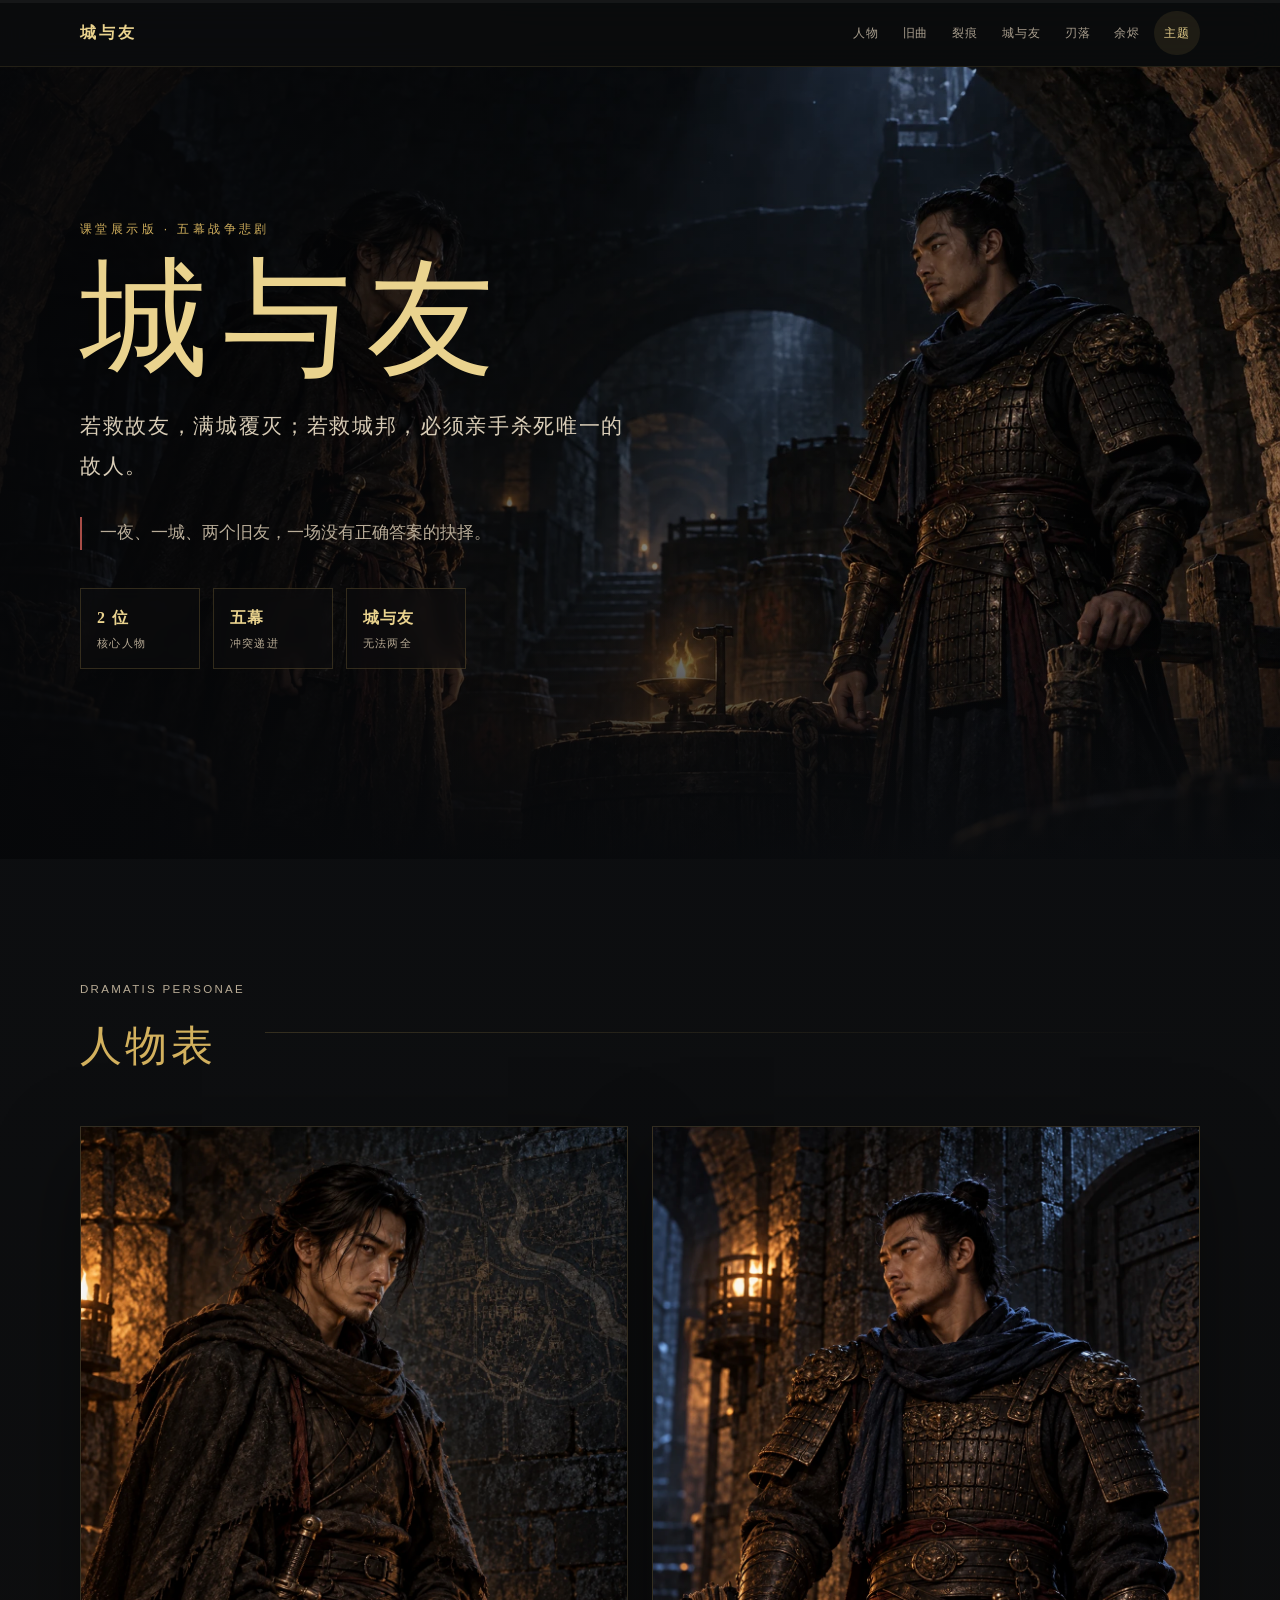
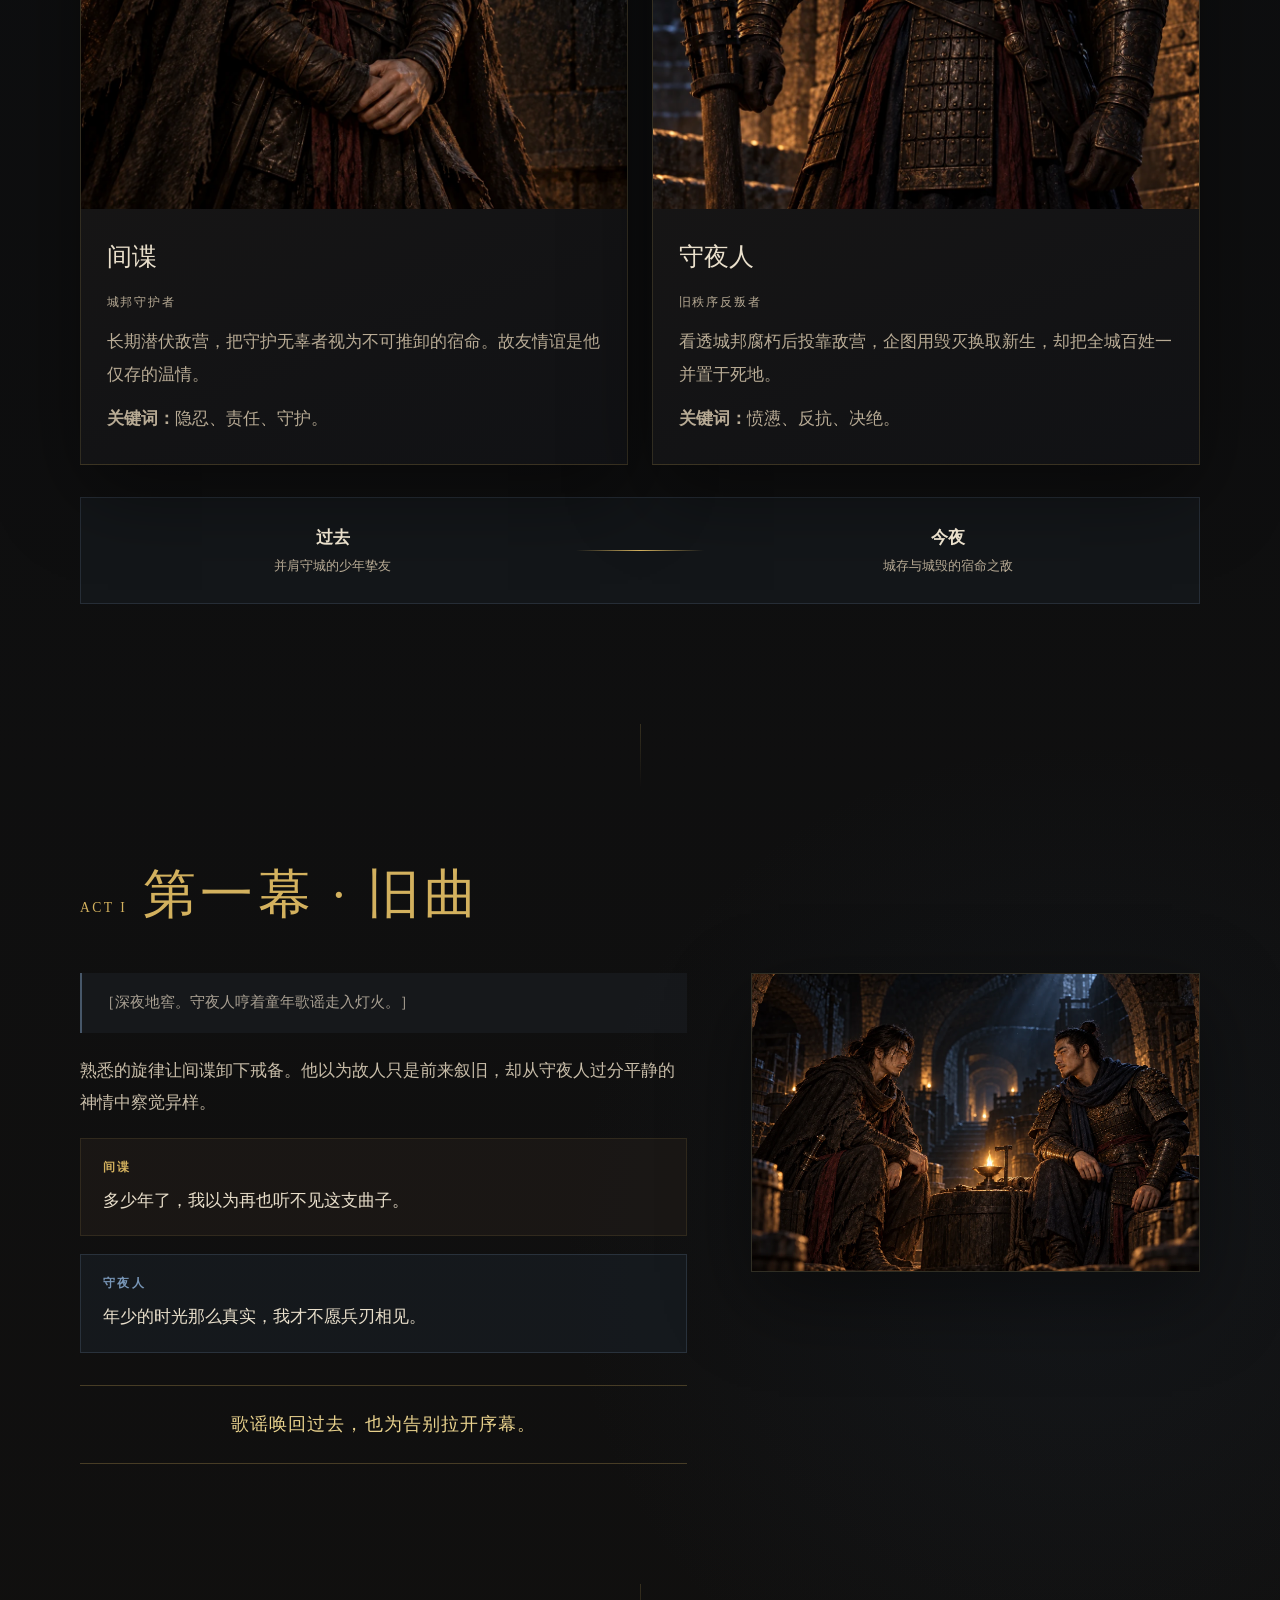
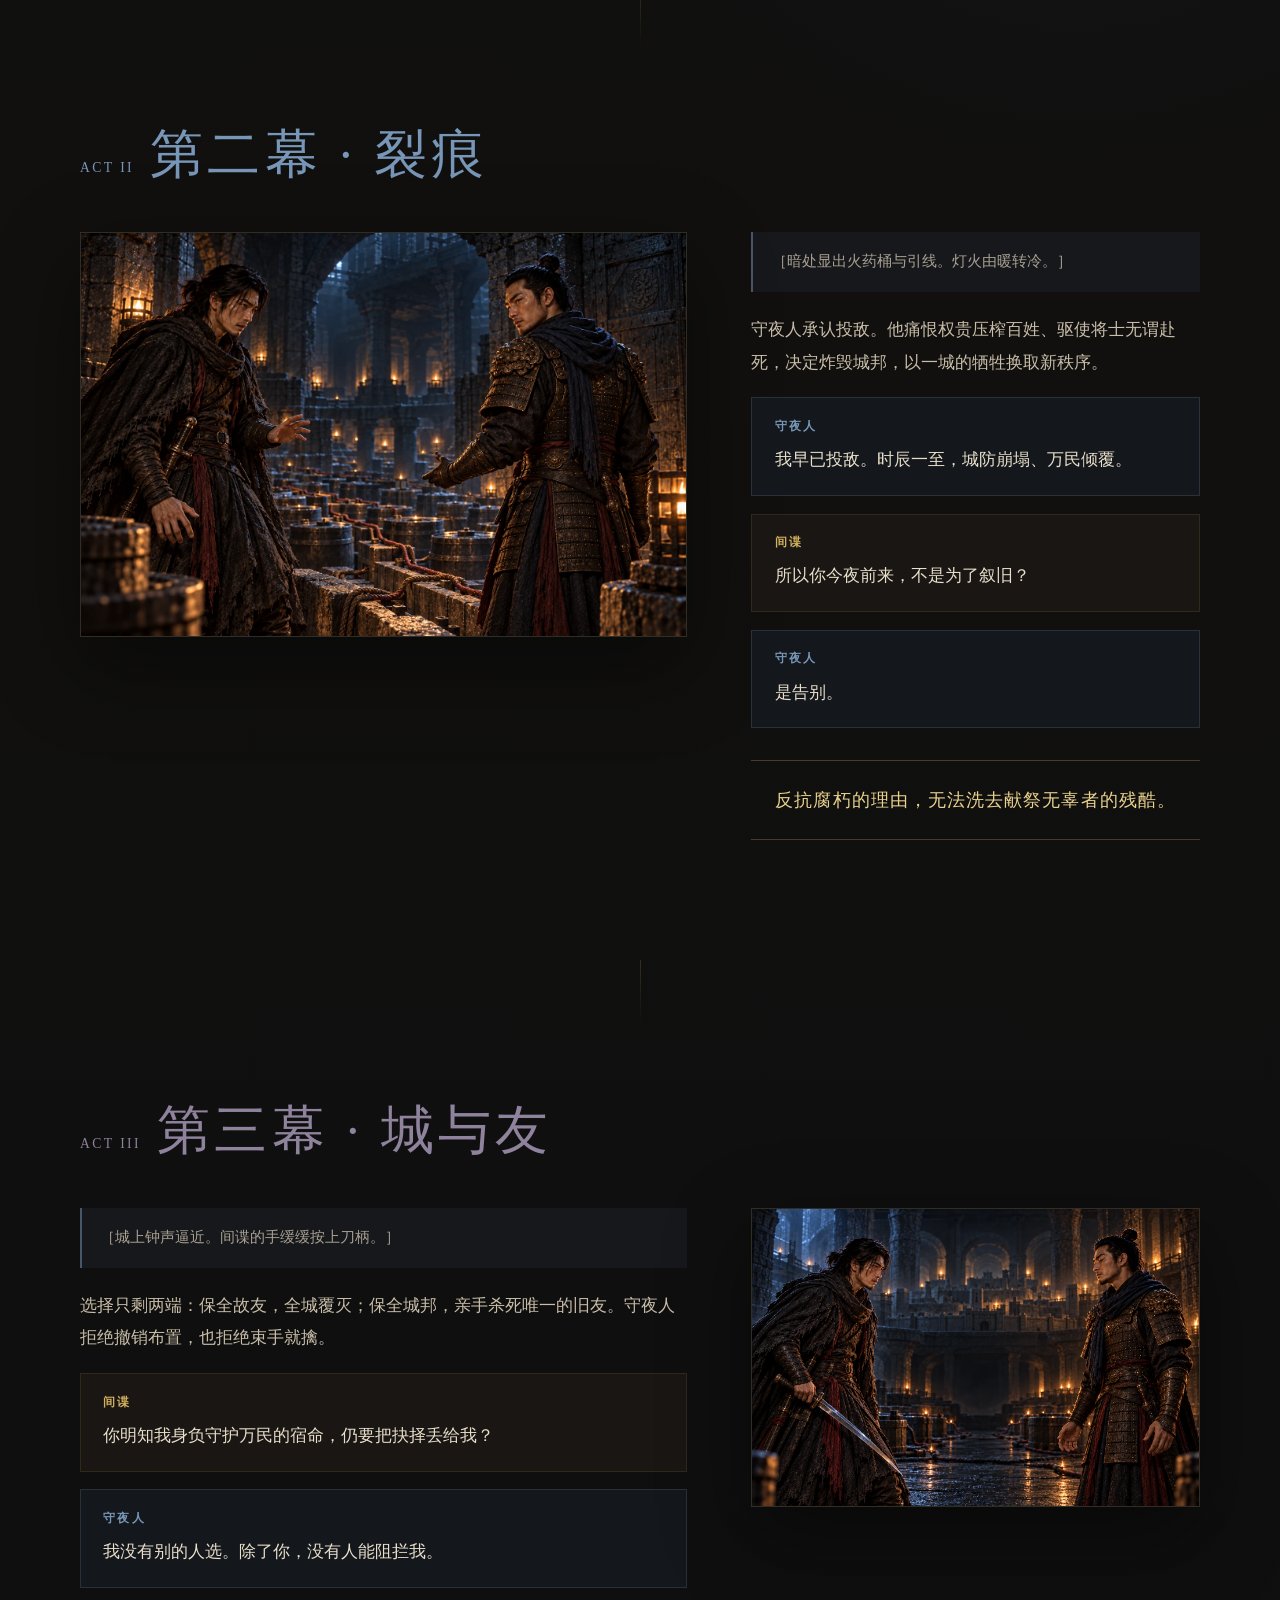
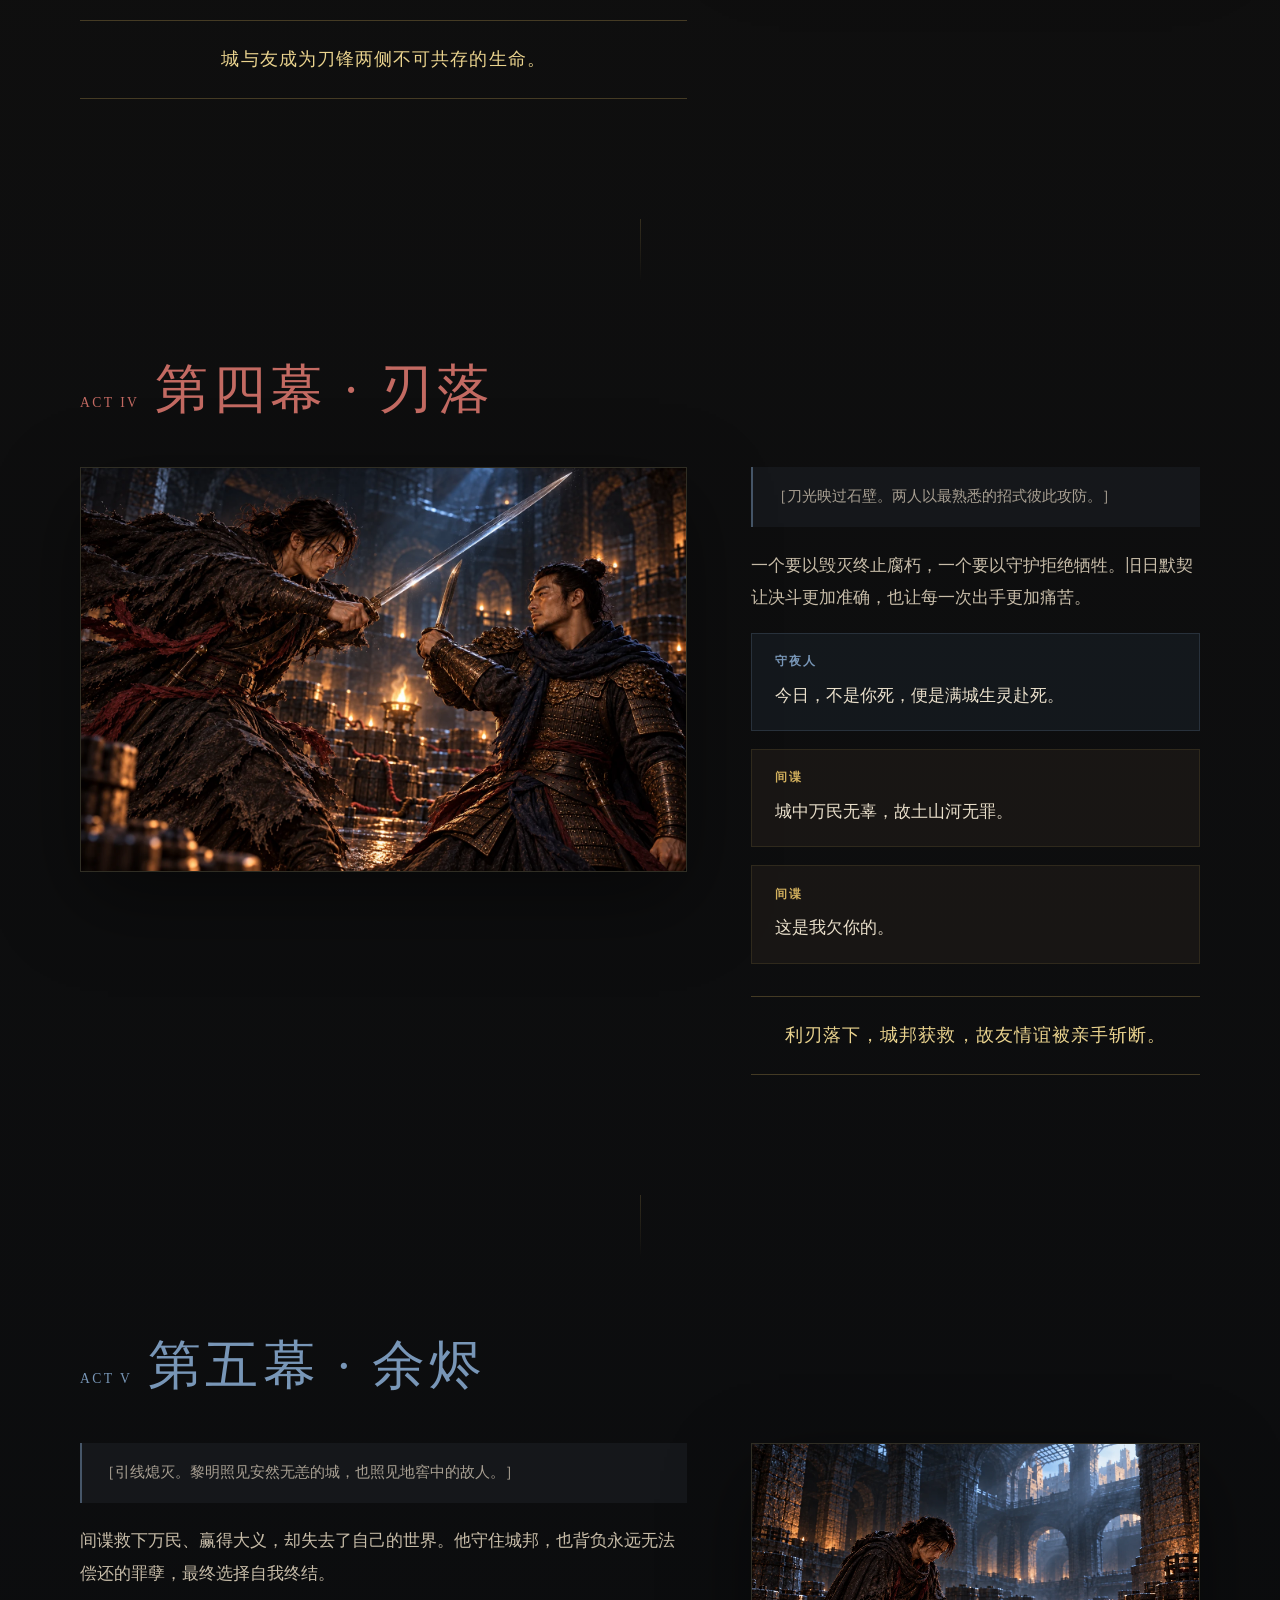
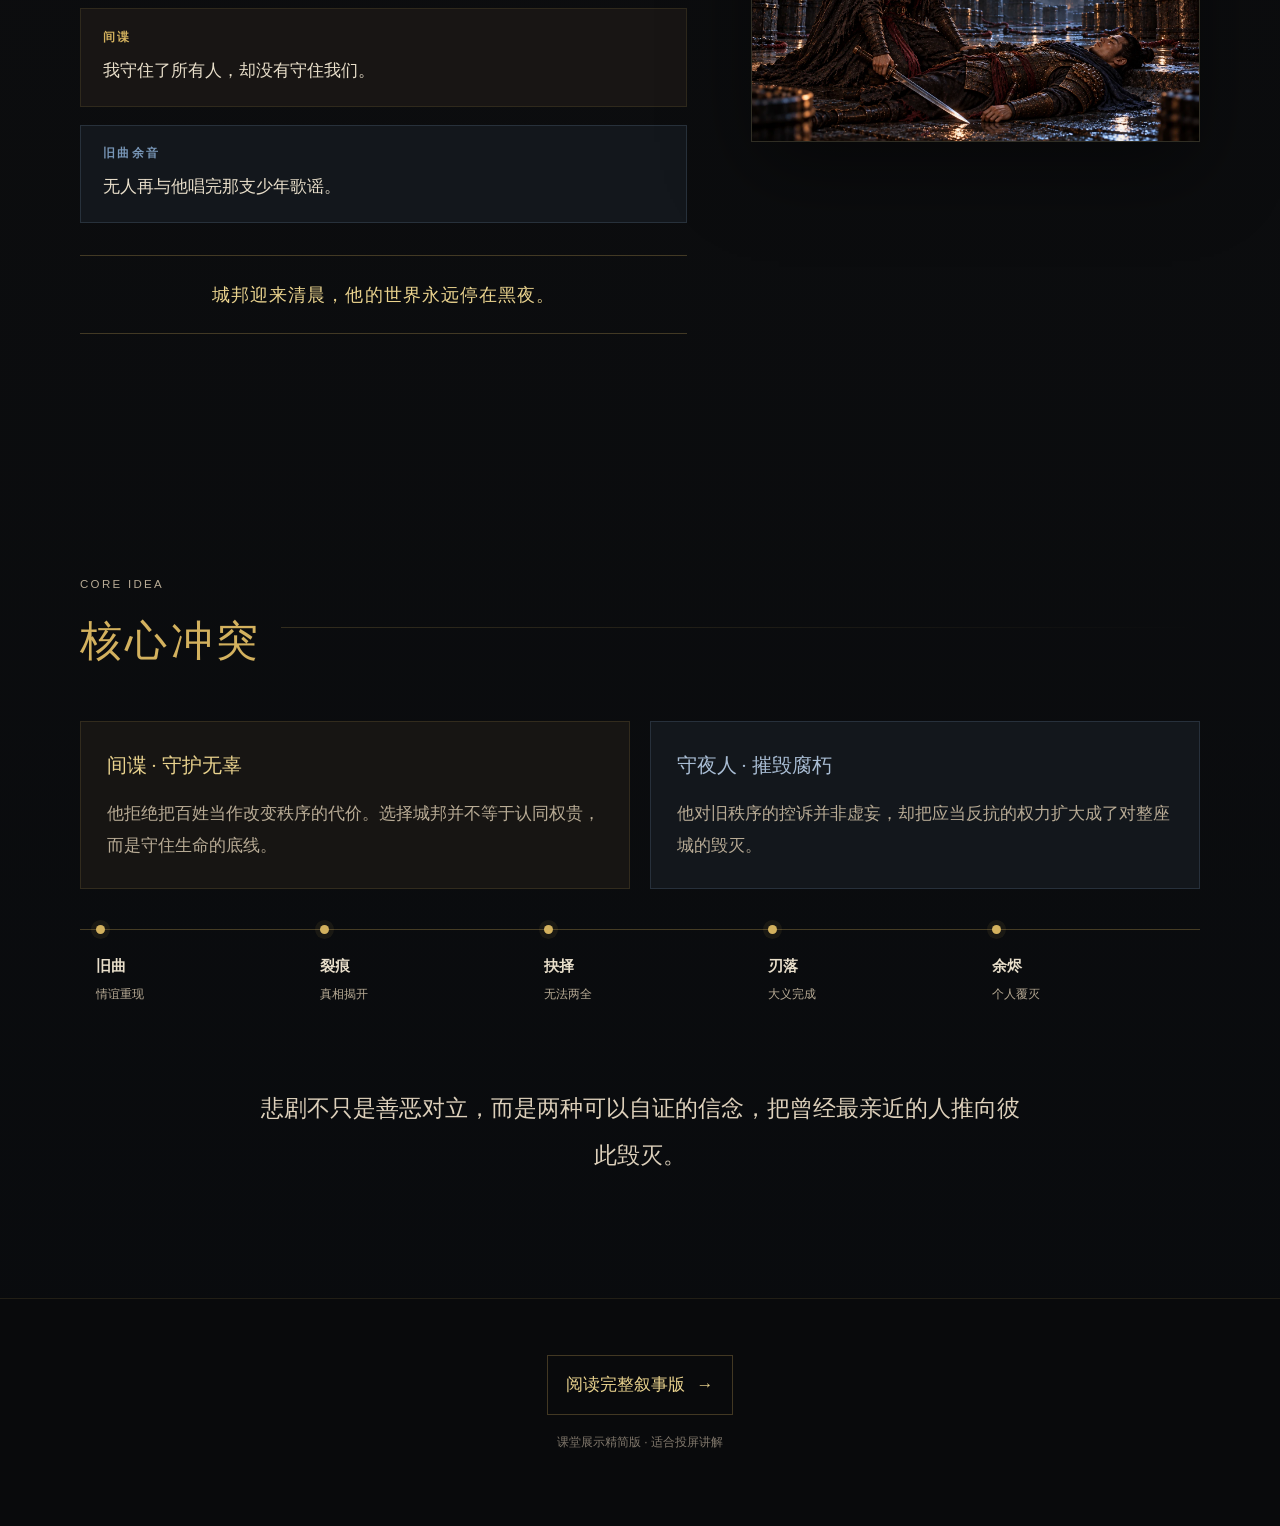
<file: city-and-friend/城与友-精简版.html>
<!doctype html>
<html lang="zh-CN" data-version="concise">
<head>
  <meta charset="utf-8">
  <meta name="viewport" content="width=device-width, initial-scale=1">
  <meta name="description" content="《城与友》课堂展示版，以五幕呈现城邦、故友与大义之间无法两全的悲剧。">
  <title>城与友 · 精简版</title>
  <link rel="stylesheet" href="assets/css/story.css">
  <script src="assets/js/story.js" defer></script>
</head>
<body>
  <div class="reading-progress" aria-hidden="true"><span class="reading-progress__bar"></span></div>
  <nav class="site-nav" aria-label="章节导航">
    <a class="site-nav__brand" href="#top">城与友</a>
    <ul class="site-nav__links">
      <li><a href="#characters">人物</a></li>
      <li><a href="#act-1">旧曲</a></li>
      <li><a href="#act-2">裂痕</a></li>
      <li><a href="#act-3">城与友</a></li>
      <li><a href="#act-4">刃落</a></li>
      <li><a href="#act-5">余烬</a></li>
      <li><a href="#themes">主题</a></li>
    </ul>
  </nav>

  <header class="hero" id="top">
    <figure class="hero__media" data-image-fallback><img src="assets/images/hero.webp" alt="深夜地窖中，间谍与守夜人在灯火两侧重逢"></figure>
    <div class="hero__content reveal">
      <p class="eyebrow">课堂展示版 · 五幕战争悲剧</p>
      <h1>城与友</h1>
      <p class="hero__subtitle">若救故友，满城覆灭；若救城邦，必须亲手杀死唯一的故人。</p>
      <p class="hero__quote">一夜、一城、两个旧友，一场没有正确答案的抉择。</p>
      <ul class="hero__stats" aria-label="故事信息">
        <li><strong>2 位</strong><span>核心人物</span></li>
        <li><strong>五幕</strong><span>冲突递进</span></li>
        <li><strong>城与友</strong><span>无法两全</span></li>
      </ul>
    </div>
  </header>

  <main>
    <section class="section" id="characters" aria-labelledby="characters-title">
      <div class="section-heading reveal"><div><p class="section-kicker">DRAMATIS PERSONAE</p><h2 id="characters-title">人物表</h2></div></div>
      <div class="character-grid">
        <article class="character-card reveal">
          <figure data-image-fallback><img src="assets/images/spy-portrait.webp" alt="身披深色斗篷的间谍肖像"></figure>
          <div class="character-card__body"><h3>间谍</h3><p class="role-label">城邦守护者</p><p>长期潜伏敌营，把守护无辜者视为不可推卸的宿命。故友情谊是他仅存的温情。</p><p><strong>关键词：</strong>隐忍、责任、守护。</p></div>
        </article>
        <article class="character-card reveal">
          <figure data-image-fallback><img src="assets/images/watchman-portrait.webp" alt="身着旧城甲胄的守夜人肖像"></figure>
          <div class="character-card__body"><h3>守夜人</h3><p class="role-label">旧秩序反叛者</p><p>看透城邦腐朽后投靠敌营，企图用毁灭换取新生，却把全城百姓一并置于死地。</p><p><strong>关键词：</strong>愤懑、反抗、决绝。</p></div>
        </article>
      </div>
      <div class="relationship reveal" aria-label="人物关系"><div><strong>过去</strong><span>并肩守城的少年挚友</span></div><span class="relationship__line" aria-hidden="true"></span><div><strong>今夜</strong><span>城存与城毁的宿命之敌</span></div></div>
    </section>

    <section class="act" id="act-1" aria-labelledby="act-1-title" data-tone="gold">
      <header class="act__header reveal"><span class="act__number">ACT I</span><h2 id="act-1-title">第一幕 · 旧曲</h2></header>
      <div class="act__layout">
        <figure class="act__media reveal" data-image-fallback><img src="assets/images/act-01.webp" alt="故友围坐灯火两侧追忆旧曲"></figure>
        <div class="act__content reveal">
          <p class="stage-direction">［深夜地窖。守夜人哼着童年歌谣走入灯火。］</p>
          <p class="narration">熟悉的旋律让间谍卸下戒备。他以为故人只是前来叙旧，却从守夜人过分平静的神情中察觉异样。</p>
          <blockquote class="dialogue"><span class="dialogue__speaker">间谍</span><p>多少年了，我以为再也听不见这支曲子。</p></blockquote>
          <blockquote class="dialogue dialogue--watchman"><span class="dialogue__speaker">守夜人</span><p>年少的时光那么真实，我才不愿兵刃相见。</p></blockquote>
          <p class="turning-point">歌谣唤回过去，也为告别拉开序幕。</p>
        </div>
      </div>
    </section>

    <section class="act" id="act-2" aria-labelledby="act-2-title" data-tone="blue">
      <header class="act__header reveal"><span class="act__number">ACT II</span><h2 id="act-2-title">第二幕 · 裂痕</h2></header>
      <div class="act__layout">
        <figure class="act__media reveal" data-image-fallback><img src="assets/images/act-02.webp" alt="守夜人向震惊的间谍揭示地窖火药"></figure>
        <div class="act__content reveal">
          <p class="stage-direction">［暗处显出火药桶与引线。灯火由暖转冷。］</p>
          <p class="narration">守夜人承认投敌。他痛恨权贵压榨百姓、驱使将士无谓赴死，决定炸毁城邦，以一城的牺牲换取新秩序。</p>
          <blockquote class="dialogue dialogue--watchman"><span class="dialogue__speaker">守夜人</span><p>我早已投敌。时辰一至，城防崩塌、万民倾覆。</p></blockquote>
          <blockquote class="dialogue"><span class="dialogue__speaker">间谍</span><p>所以你今夜前来，不是为了叙旧？</p></blockquote>
          <blockquote class="dialogue dialogue--watchman"><span class="dialogue__speaker">守夜人</span><p>是告别。</p></blockquote>
          <p class="turning-point">反抗腐朽的理由，无法洗去献祭无辜者的残酷。</p>
        </div>
      </div>
    </section>

    <section class="act" id="act-3" aria-labelledby="act-3-title" data-tone="violet">
      <header class="act__header reveal"><span class="act__number">ACT III</span><h2 id="act-3-title">第三幕 · 城与友</h2></header>
      <div class="act__layout">
        <figure class="act__media reveal" data-image-fallback><img src="assets/images/act-03.webp" alt="间谍拔剑，与守夜人在城与友之间对峙"></figure>
        <div class="act__content reveal">
          <p class="stage-direction">［城上钟声逼近。间谍的手缓缓按上刀柄。］</p>
          <p class="narration">选择只剩两端：保全故友，全城覆灭；保全城邦，亲手杀死唯一的旧友。守夜人拒绝撤销布置，也拒绝束手就擒。</p>
          <blockquote class="dialogue"><span class="dialogue__speaker">间谍</span><p>你明知我身负守护万民的宿命，仍要把抉择丢给我？</p></blockquote>
          <blockquote class="dialogue dialogue--watchman"><span class="dialogue__speaker">守夜人</span><p>我没有别的人选。除了你，没有人能阻拦我。</p></blockquote>
          <p class="turning-point">城与友成为刀锋两侧不可共存的生命。</p>
        </div>
      </div>
    </section>

    <section class="act" id="act-4" aria-labelledby="act-4-title" data-tone="red">
      <header class="act__header reveal"><span class="act__number">ACT IV</span><h2 id="act-4-title">第四幕 · 刃落</h2></header>
      <div class="act__layout">
        <figure class="act__media reveal" data-image-fallback><img src="assets/images/act-04.webp" alt="两位故友在地下城池中兵刃相向"></figure>
        <div class="act__content reveal">
          <p class="stage-direction">［刀光映过石壁。两人以最熟悉的招式彼此攻防。］</p>
          <p class="narration">一个要以毁灭终止腐朽，一个要以守护拒绝牺牲。旧日默契让决斗更加准确，也让每一次出手更加痛苦。</p>
          <blockquote class="dialogue dialogue--watchman"><span class="dialogue__speaker">守夜人</span><p>今日，不是你死，便是满城生灵赴死。</p></blockquote>
          <blockquote class="dialogue"><span class="dialogue__speaker">间谍</span><p>城中万民无辜，故土山河无罪。</p></blockquote>
          <blockquote class="dialogue"><span class="dialogue__speaker">间谍</span><p>这是我欠你的。</p></blockquote>
          <p class="turning-point">利刃落下，城邦获救，故友情谊被亲手斩断。</p>
        </div>
      </div>
    </section>

    <section class="act" id="act-5" aria-labelledby="act-5-title" data-tone="blue">
      <header class="act__header reveal"><span class="act__number">ACT V</span><h2 id="act-5-title">第五幕 · 余烬</h2></header>
      <div class="act__layout">
        <figure class="act__media reveal" data-image-fallback><img src="assets/images/act-05.webp" alt="黎明照入地窖，间谍跪在倒下的故友身旁"></figure>
        <div class="act__content reveal">
          <p class="stage-direction">［引线熄灭。黎明照见安然无恙的城，也照见地窖中的故人。］</p>
          <p class="narration">间谍救下万民、赢得大义，却失去了自己的世界。他守住城邦，也背负永远无法偿还的罪孽，最终选择自我终结。</p>
          <blockquote class="dialogue"><span class="dialogue__speaker">间谍</span><p>我守住了所有人，却没有守住我们。</p></blockquote>
          <blockquote class="dialogue dialogue--watchman"><span class="dialogue__speaker">旧曲余音</span><p>无人再与他唱完那支少年歌谣。</p></blockquote>
          <p class="turning-point">城邦迎来清晨，他的世界永远停在黑夜。</p>
        </div>
      </div>
    </section>

    <section class="section" id="themes" aria-labelledby="themes-title">
      <div class="section-heading reveal"><div><p class="section-kicker">CORE IDEA</p><h2 id="themes-title">核心冲突</h2></div></div>
      <div class="theme-grid">
        <article class="theme-card reveal"><h3>间谍 · 守护无辜</h3><p>他拒绝把百姓当作改变秩序的代价。选择城邦并不等于认同权贵，而是守住生命的底线。</p></article>
        <article class="theme-card theme-card--blue reveal"><h3>守夜人 · 摧毁腐朽</h3><p>他对旧秩序的控诉并非虚妄，却把应当反抗的权力扩大成了对整座城的毁灭。</p></article>
      </div>
      <ol class="timeline reveal" aria-label="五阶段冲突结构">
        <li><strong>旧曲</strong><span>情谊重现</span></li><li><strong>裂痕</strong><span>真相揭开</span></li><li><strong>抉择</strong><span>无法两全</span></li><li><strong>刃落</strong><span>大义完成</span></li><li><strong>余烬</strong><span>个人覆灭</span></li>
      </ol>
      <p class="epilogue reveal">悲剧不只是善恶对立，而是两种可以自证的信念，把曾经最亲近的人推向彼此毁灭。</p>
    </section>
  </main>

  <footer class="site-footer">
    <a class="version-link" href="城与友-完整版.html">阅读完整叙事版 <span aria-hidden="true">→</span></a>
    <p>课堂展示精简版 · 适合投屏讲解</p>
  </footer>
</body>
</html>
</file>
<file: assets/css/story.css>
:root {
  --ink: #e9dfcb;
  --ink-soft: #b8ab95;
  --night: #0b0d10;
  --coal: #121418;
  --panel: #171719;
  --panel-warm: #1b1713;
  --line: rgba(211, 177, 94, 0.2);
  --gold: #d3b15e;
  --gold-pale: #ead38e;
  --blue: #7896b7;
  --violet: #8e829c;
  --red: #a84d47;
  --content: 1120px;
  --reading: 760px;
  --shadow: 0 28px 80px rgba(0, 0, 0, 0.44);
  color-scheme: dark;
}

* {
  box-sizing: border-box;
}

html {
  scroll-behavior: smooth;
  background: var(--night);
}

body {
  margin: 0;
  color: var(--ink);
  background:
    radial-gradient(circle at 18% 4%, rgba(125, 90, 43, 0.12), transparent 26rem),
    radial-gradient(circle at 84% 36%, rgba(46, 67, 92, 0.14), transparent 32rem),
    linear-gradient(180deg, #0b0d10 0%, #11100f 45%, #090b0e 100%);
  font-family: "Noto Serif SC", "Songti SC", SimSun, serif;
  font-size: 17px;
  line-height: 1.9;
  overflow-x: hidden;
}

body::before {
  position: fixed;
  inset: 0;
  z-index: -1;
  content: "";
  opacity: 0.12;
  pointer-events: none;
  background-image:
    repeating-linear-gradient(0deg, rgba(255,255,255,0.018) 0, rgba(255,255,255,0.018) 1px, transparent 1px, transparent 4px),
    radial-gradient(circle at 50% 0%, rgba(255,255,255,0.04), transparent 55%);
}

img {
  display: block;
  width: 100%;
  height: auto;
}

a {
  color: inherit;
}

a:focus-visible,
button:focus-visible {
  outline: 2px solid var(--gold-pale);
  outline-offset: 4px;
}

.reading-progress {
  position: fixed;
  inset: 0 0 auto;
  z-index: 100;
  height: 3px;
  background: rgba(255, 255, 255, 0.05);
}

.reading-progress__bar {
  display: block;
  width: 0;
  height: 100%;
  background: linear-gradient(90deg, var(--gold), var(--red));
  box-shadow: 0 0 18px rgba(211, 177, 94, 0.55);
}

.site-nav {
  position: sticky;
  top: 0;
  z-index: 90;
  display: flex;
  align-items: center;
  gap: 1.25rem;
  min-height: 62px;
  padding: 0.7rem max(1.25rem, calc((100vw - var(--content)) / 2));
  border-bottom: 1px solid rgba(211, 177, 94, 0.12);
  background: rgba(10, 11, 13, 0.82);
  backdrop-filter: blur(16px);
}

.site-nav__brand {
  flex: 0 0 auto;
  color: var(--gold-pale);
  font-size: 1rem;
  font-weight: 700;
  letter-spacing: 0.2em;
  text-decoration: none;
}

.site-nav__links {
  display: flex;
  flex: 1;
  gap: 0.25rem;
  justify-content: flex-end;
  margin: 0;
  padding: 0;
  list-style: none;
}

.site-nav__links a {
  display: inline-flex;
  min-height: 44px;
  align-items: center;
  padding: 0.45rem 0.62rem;
  color: #aa9f8e;
  border-radius: 999px;
  font-family: "Microsoft YaHei", sans-serif;
  font-size: 0.75rem;
  letter-spacing: 0.08em;
  text-decoration: none;
  white-space: nowrap;
  transition: color 180ms ease, background 180ms ease;
}

.site-nav__links a:hover,
.site-nav__links a.is-active,
.site-nav__links a[aria-current="true"] {
  color: var(--gold-pale);
  background: rgba(211, 177, 94, 0.1);
}

.hero {
  position: relative;
  display: grid;
  min-height: min(88vh, 900px);
  overflow: hidden;
  isolation: isolate;
}

.hero__media,
.hero__media img {
  position: absolute;
  inset: 0;
  width: 100%;
  height: 100%;
}

.hero__media {
  z-index: -2;
  margin: 0;
}

.hero__media img {
  object-fit: cover;
  object-position: center 38%;
}

.hero::after {
  position: absolute;
  inset: 0;
  z-index: -1;
  content: "";
  background:
    linear-gradient(90deg, rgba(6, 7, 9, 0.93) 0%, rgba(6, 7, 9, 0.58) 44%, rgba(6, 7, 9, 0.22) 72%),
    linear-gradient(0deg, var(--night) 0%, transparent 34%);
}

.hero__content {
  align-self: center;
  width: min(92%, var(--content));
  margin: 0 auto;
  padding: 5.5rem 0 8rem;
}

.eyebrow {
  margin: 0 0 1rem;
  color: var(--gold);
  font-family: "Microsoft YaHei", sans-serif;
  font-size: 0.76rem;
  letter-spacing: 0.28em;
  text-transform: uppercase;
}

.hero h1 {
  margin: 0;
  color: var(--gold-pale);
  font-family: Georgia, "Noto Serif SC", "Songti SC", serif;
  font-size: clamp(4rem, 10vw, 8.5rem);
  font-weight: 500;
  letter-spacing: 0.12em;
  line-height: 0.98;
  text-shadow: 0 8px 44px rgba(0, 0, 0, 0.58);
}

.hero__subtitle {
  max-width: 35rem;
  margin: 1.5rem 0 0;
  color: #d9cdb7;
  font-size: clamp(1rem, 2.2vw, 1.3rem);
  letter-spacing: 0.08em;
}

.hero__quote {
  max-width: 32rem;
  margin: 2rem 0 0;
  padding-left: 1.1rem;
  color: #b9ad99;
  border-left: 2px solid var(--red);
}

.hero__stats {
  display: flex;
  flex-wrap: wrap;
  gap: 0.8rem;
  margin: 2.4rem 0 0;
  padding: 0;
  list-style: none;
}

.hero__stats li {
  min-width: 7.5rem;
  padding: 0.85rem 1rem;
  border: 1px solid rgba(211, 177, 94, 0.2);
  background: rgba(14, 14, 15, 0.56);
  backdrop-filter: blur(8px);
}

.hero__stats strong,
.hero__stats span {
  display: block;
}

.hero__stats strong {
  color: var(--gold-pale);
  font-size: 1rem;
  letter-spacing: 0.08em;
}

.hero__stats span {
  color: var(--ink-soft);
  font-family: "Microsoft YaHei", sans-serif;
  font-size: 0.7rem;
  letter-spacing: 0.12em;
}

.section {
  width: min(calc(100% - 2.5rem), var(--content));
  margin: 0 auto;
  padding: 7.5rem 0;
  scroll-margin-top: 5rem;
}

.section-heading {
  display: grid;
  grid-template-columns: auto 1fr;
  gap: 1.25rem;
  align-items: center;
  margin-bottom: 2.5rem;
}

.section-heading::after {
  height: 1px;
  content: "";
  background: linear-gradient(90deg, var(--line), transparent);
}

.section-heading h2 {
  margin: 0;
  color: var(--gold);
  font-size: clamp(1.7rem, 4vw, 2.6rem);
  font-weight: 500;
  letter-spacing: 0.08em;
}

.section-kicker {
  margin: 0 0 0.35rem;
  color: var(--ink-soft);
  font-family: "Microsoft YaHei", sans-serif;
  font-size: 0.72rem;
  letter-spacing: 0.2em;
}

.character-grid {
  display: grid;
  grid-template-columns: repeat(2, minmax(0, 1fr));
  gap: 1.5rem;
}

.character-card {
  overflow: hidden;
  border: 1px solid rgba(211, 177, 94, 0.16);
  background: linear-gradient(160deg, rgba(31, 27, 23, 0.96), rgba(17, 18, 21, 0.98));
  box-shadow: var(--shadow);
}

.character-card figure {
  aspect-ratio: 4 / 5;
  margin: 0;
  overflow: hidden;
  background: #101318;
}

.character-card img {
  height: 100%;
  object-fit: cover;
  transition: transform 600ms ease;
}

.character-card:hover img {
  transform: scale(1.02);
}

.character-card__body {
  padding: 1.5rem 1.6rem 1.8rem;
}

.character-card h3 {
  margin: 0;
  color: var(--ink);
  font-size: 1.55rem;
  font-weight: 500;
}

.role-label {
  margin: 0.35rem 0 1rem;
  color: var(--gold);
  font-family: "Microsoft YaHei", sans-serif;
  font-size: 0.72rem;
  letter-spacing: 0.16em;
}

.character-card p {
  margin: 0.75rem 0 0;
  color: var(--ink-soft);
}

.relationship {
  display: grid;
  grid-template-columns: 1fr auto 1fr;
  gap: 1rem;
  align-items: center;
  margin-top: 2rem;
  padding: 1.5rem;
  border: 1px solid rgba(120, 150, 183, 0.18);
  background: rgba(22, 25, 30, 0.72);
  text-align: center;
}

.relationship__line {
  width: min(12vw, 8rem);
  height: 1px;
  background: linear-gradient(90deg, transparent, var(--gold), transparent);
}

.relationship strong,
.relationship span {
  display: block;
}

.relationship span {
  color: var(--ink-soft);
  font-size: 0.82rem;
}

.act {
  position: relative;
  width: min(calc(100% - 2.5rem), var(--content));
  margin: 0 auto;
  padding: 7.5rem 0;
  scroll-margin-top: 5rem;
}

.act::before {
  position: absolute;
  top: 0;
  left: 50%;
  width: 1px;
  height: 4rem;
  content: "";
  background: linear-gradient(var(--line), transparent);
}

.act__header {
  display: flex;
  gap: 1rem;
  align-items: baseline;
  margin-bottom: 1.75rem;
}

.act__number {
  color: var(--gold);
  font-family: Georgia, serif;
  font-size: 0.85rem;
  letter-spacing: 0.18em;
}

.act h2 {
  margin: 0;
  color: var(--gold);
  font-size: clamp(2rem, 5vw, 3.3rem);
  font-weight: 500;
  letter-spacing: 0.08em;
}

.act[data-tone="blue"] h2,
.act[data-tone="blue"] .act__number {
  color: var(--blue);
}

.act[data-tone="violet"] h2,
.act[data-tone="violet"] .act__number {
  color: var(--violet);
}

.act[data-tone="red"] h2,
.act[data-tone="red"] .act__number {
  color: #c36a62;
}

.act__layout {
  display: grid;
  grid-template-columns: minmax(0, 1.15fr) minmax(20rem, 0.85fr);
  gap: clamp(2rem, 5vw, 5rem);
  align-items: start;
}

.act:nth-of-type(even) .act__media {
  order: 2;
}

.act__media {
  position: sticky;
  top: 6rem;
  aspect-ratio: 3 / 2;
  margin: 0;
  overflow: hidden;
  border: 1px solid rgba(211, 177, 94, 0.16);
  background: #111419;
  box-shadow: var(--shadow);
}

.act__media img {
  width: 100%;
  height: 100%;
  object-fit: cover;
}

.act__content {
  min-width: 0;
}

.stage-direction {
  margin: 0 0 1.4rem;
  padding: 1rem 1.15rem;
  color: #a9a093;
  border-left: 2px solid rgba(120, 150, 183, 0.5);
  background: rgba(25, 28, 33, 0.72);
  font-size: 0.92rem;
}

.narration {
  margin: 1.15rem 0;
  color: #c8bda9;
}

.dialogue {
  position: relative;
  margin: 1.1rem 0;
  padding: 1.1rem 1.25rem 1.15rem 1.4rem;
  border: 1px solid rgba(211, 177, 94, 0.12);
  background: rgba(29, 25, 22, 0.78);
}

.dialogue--watchman {
  border-color: rgba(120, 150, 183, 0.2);
  background: rgba(22, 27, 33, 0.78);
}

.dialogue__speaker {
  display: block;
  margin-bottom: 0.4rem;
  color: var(--gold);
  font-family: "Microsoft YaHei", sans-serif;
  font-size: 0.72rem;
  font-weight: 700;
  letter-spacing: 0.18em;
}

.dialogue--watchman .dialogue__speaker {
  color: var(--blue);
}

.dialogue p {
  margin: 0;
}

.turning-point {
  margin: 2rem 0 0;
  padding: 1.35rem 1.5rem;
  color: var(--gold-pale);
  border-top: 1px solid rgba(211, 177, 94, 0.28);
  border-bottom: 1px solid rgba(211, 177, 94, 0.28);
  font-size: 1.12rem;
  text-align: center;
  letter-spacing: 0.06em;
}

.theme-grid {
  display: grid;
  grid-template-columns: repeat(2, minmax(0, 1fr));
  gap: 1.25rem;
}

.theme-card {
  padding: 1.6rem;
  border: 1px solid rgba(211, 177, 94, 0.14);
  background: rgba(27, 24, 21, 0.8);
}

.theme-card--blue {
  border-color: rgba(120, 150, 183, 0.2);
  background: rgba(21, 26, 32, 0.84);
}

.theme-card h3 {
  margin: 0 0 0.8rem;
  color: var(--gold-pale);
  font-weight: 500;
}

.theme-card--blue h3 {
  color: #a9bdd4;
}

.theme-card p {
  margin: 0;
  color: var(--ink-soft);
}

.timeline {
  display: grid;
  grid-template-columns: repeat(5, minmax(0, 1fr));
  gap: 0;
  margin-top: 2.5rem;
  padding: 0;
  list-style: none;
}

.timeline li {
  position: relative;
  padding: 1.4rem 1rem 1rem;
  border-top: 1px solid rgba(211, 177, 94, 0.3);
}

.timeline li::before {
  position: absolute;
  top: -5px;
  left: 1rem;
  width: 9px;
  height: 9px;
  content: "";
  border-radius: 50%;
  background: var(--gold);
  box-shadow: 0 0 0 5px rgba(211, 177, 94, 0.08);
}

.timeline strong,
.timeline span {
  display: block;
}

.timeline strong {
  color: var(--ink);
  font-size: 0.92rem;
}

.timeline span {
  margin-top: 0.3rem;
  color: var(--ink-soft);
  font-size: 0.78rem;
  line-height: 1.6;
}

.epilogue {
  max-width: var(--reading);
  margin: 4rem auto 0;
  color: #ddd0bb;
  font-size: clamp(1.15rem, 2.4vw, 1.45rem);
  line-height: 2;
  text-align: center;
}

.site-footer {
  padding: 3.5rem 1.25rem 4.5rem;
  border-top: 1px solid rgba(211, 177, 94, 0.12);
  background: #090a0c;
  text-align: center;
}

.version-link {
  display: inline-flex;
  align-items: center;
  gap: 0.7rem;
  padding: 0.8rem 1.15rem;
  color: var(--gold-pale);
  border: 1px solid rgba(211, 177, 94, 0.28);
  text-decoration: none;
  transition: background 180ms ease, border-color 180ms ease;
}

.version-link:hover {
  border-color: var(--gold);
  background: rgba(211, 177, 94, 0.08);
}

.site-footer p {
  margin: 1rem auto 0;
  color: #81786c;
  font-family: "Microsoft YaHei", sans-serif;
  font-size: 0.75rem;
}

[data-image-fallback].is-missing {
  position: relative;
  display: grid;
  min-height: 12rem;
  place-items: center;
  background:
    linear-gradient(135deg, rgba(211, 177, 94, 0.08), transparent),
    #111419;
}

[data-image-fallback].is-missing img {
  display: none;
}

[data-image-fallback].is-missing::after {
  max-width: 80%;
  content: attr(data-fallback-label);
  color: var(--ink-soft);
  font-size: 0.9rem;
  text-align: center;
}

.reveal {
  opacity: 1;
  transform: none;
}

.js .reveal {
  opacity: 0;
  transform: translateY(18px);
  transition: opacity 600ms ease, transform 600ms ease;
}

.js .reveal.is-visible {
  opacity: 1;
  transform: none;
}

@media (max-width: 900px) {
  .act__layout {
    grid-template-columns: 1fr;
  }

  .act:nth-of-type(even) .act__media {
    order: 0;
  }

  .act__media {
    position: relative;
    top: auto;
  }

  .timeline {
    grid-template-columns: 1fr;
  }

  .timeline li {
    padding-left: 1.4rem;
    border-top: 0;
    border-left: 1px solid rgba(211, 177, 94, 0.3);
  }

  .timeline li::before {
    top: 1.8rem;
    left: -5px;
  }
}

@media (max-width: 720px) {
  body {
    font-size: 16px;
    line-height: 1.82;
  }

  .site-nav {
    display: block;
    min-height: 0;
    padding: 0.6rem 0.8rem 0.5rem;
  }

  .site-nav__brand {
    display: none;
  }

  .site-nav__links {
    justify-content: flex-start;
    overflow-x: auto;
    scrollbar-width: none;
  }

  .site-nav__links::-webkit-scrollbar {
    display: none;
  }

  .hero {
    min-height: 82vh;
  }

  .hero::after {
    background:
      linear-gradient(90deg, rgba(6, 7, 9, 0.88), rgba(6, 7, 9, 0.42)),
      linear-gradient(0deg, var(--night) 0%, transparent 45%);
  }

  .hero__media img {
    object-position: 58% center;
  }

  .hero__content {
    align-self: end;
    width: min(100% - 2rem, var(--content));
    padding: 7rem 0 5.5rem;
  }

  .hero h1 {
    font-size: clamp(3.7rem, 21vw, 5.4rem);
  }

  .hero__quote {
    font-size: 0.94rem;
  }

  .hero__stats li {
    min-width: calc(50% - 0.4rem);
  }

  .section,
  .act {
    width: min(calc(100% - 2rem), var(--content));
    padding: 5rem 0;
  }

  .character-grid,
  .theme-grid {
    grid-template-columns: 1fr;
  }

  .relationship {
    grid-template-columns: 1fr;
  }

  .relationship__line {
    width: 1px;
    height: 2rem;
    margin: auto;
    background: linear-gradient(transparent, var(--gold), transparent);
  }

  .act__header {
    display: block;
  }

  .act__layout {
    gap: 1.5rem;
  }

  .act__media {
    aspect-ratio: 4 / 3;
  }

  .dialogue,
  .stage-direction {
    padding: 1rem;
  }
}

@media (prefers-reduced-motion: reduce) {
  html {
    scroll-behavior: auto;
  }

  *,
  *::before,
  *::after {
    animation-duration: 0.01ms !important;
    animation-iteration-count: 1 !important;
    scroll-behavior: auto !important;
    transition-duration: 0.01ms !important;
  }

  .js .reveal {
    opacity: 1;
    transform: none;
  }
}
</file>
<file: city-and-friend/assets/css/story.css>
:root {
  --ink: #e9dfcb;
  --ink-soft: #b8ab95;
  --night: #0b0d10;
  --coal: #121418;
  --panel: #171719;
  --panel-warm: #1b1713;
  --line: rgba(211, 177, 94, 0.2);
  --gold: #d3b15e;
  --gold-pale: #ead38e;
  --blue: #7896b7;
  --violet: #8e829c;
  --red: #a84d47;
  --content: 1120px;
  --reading: 760px;
  --shadow: 0 28px 80px rgba(0, 0, 0, 0.44);
  color-scheme: dark;
}

* {
  box-sizing: border-box;
}

html {
  scroll-behavior: smooth;
  background: var(--night);
}

body {
  margin: 0;
  color: var(--ink);
  background:
    radial-gradient(circle at 18% 4%, rgba(125, 90, 43, 0.12), transparent 26rem),
    radial-gradient(circle at 84% 36%, rgba(46, 67, 92, 0.14), transparent 32rem),
    linear-gradient(180deg, #0b0d10 0%, #11100f 45%, #090b0e 100%);
  font-family: "Noto Serif SC", "Songti SC", SimSun, serif;
  font-size: 17px;
  line-height: 1.9;
  overflow-x: hidden;
}

body::before {
  position: fixed;
  inset: 0;
  z-index: -1;
  content: "";
  opacity: 0.12;
  pointer-events: none;
  background-image:
    repeating-linear-gradient(0deg, rgba(255,255,255,0.018) 0, rgba(255,255,255,0.018) 1px, transparent 1px, transparent 4px),
    radial-gradient(circle at 50% 0%, rgba(255,255,255,0.04), transparent 55%);
}

img {
  display: block;
  width: 100%;
  height: auto;
}

a {
  color: inherit;
}

a:focus-visible,
button:focus-visible {
  outline: 2px solid var(--gold-pale);
  outline-offset: 4px;
}

.reading-progress {
  position: fixed;
  inset: 0 0 auto;
  z-index: 100;
  height: 3px;
  background: rgba(255, 255, 255, 0.05);
}

.reading-progress__bar {
  display: block;
  width: 0;
  height: 100%;
  background: linear-gradient(90deg, var(--gold), var(--red));
  box-shadow: 0 0 18px rgba(211, 177, 94, 0.55);
}

.site-nav {
  position: sticky;
  top: 0;
  z-index: 90;
  display: flex;
  align-items: center;
  gap: 1.25rem;
  min-height: 62px;
  padding: 0.7rem max(1.25rem, calc((100vw - var(--content)) / 2));
  border-bottom: 1px solid rgba(211, 177, 94, 0.12);
  background: rgba(10, 11, 13, 0.82);
  backdrop-filter: blur(16px);
}

.site-nav__brand {
  flex: 0 0 auto;
  color: var(--gold-pale);
  font-size: 1rem;
  font-weight: 700;
  letter-spacing: 0.2em;
  text-decoration: none;
}

.site-nav__links {
  display: flex;
  flex: 1;
  gap: 0.25rem;
  justify-content: flex-end;
  margin: 0;
  padding: 0;
  list-style: none;
}

.site-nav__links a {
  display: inline-flex;
  min-height: 44px;
  align-items: center;
  padding: 0.45rem 0.62rem;
  color: #aa9f8e;
  border-radius: 999px;
  font-family: "Microsoft YaHei", sans-serif;
  font-size: 0.75rem;
  letter-spacing: 0.08em;
  text-decoration: none;
  white-space: nowrap;
  transition: color 180ms ease, background 180ms ease;
}

.site-nav__links a:hover,
.site-nav__links a.is-active,
.site-nav__links a[aria-current="true"] {
  color: var(--gold-pale);
  background: rgba(211, 177, 94, 0.1);
}

.hero {
  position: relative;
  display: grid;
  min-height: min(88vh, 900px);
  overflow: hidden;
  isolation: isolate;
}

.hero__media,
.hero__media img {
  position: absolute;
  inset: 0;
  width: 100%;
  height: 100%;
}

.hero__media {
  z-index: -2;
  margin: 0;
}

.hero__media img {
  object-fit: cover;
  object-position: center 38%;
}

.hero::after {
  position: absolute;
  inset: 0;
  z-index: -1;
  content: "";
  background:
    linear-gradient(90deg, rgba(6, 7, 9, 0.93) 0%, rgba(6, 7, 9, 0.58) 44%, rgba(6, 7, 9, 0.22) 72%),
    linear-gradient(0deg, var(--night) 0%, transparent 34%);
}

.hero__content {
  align-self: center;
  width: min(92%, var(--content));
  margin: 0 auto;
  padding: 5.5rem 0 8rem;
}

.eyebrow {
  margin: 0 0 1rem;
  color: var(--gold);
  font-family: "Microsoft YaHei", sans-serif;
  font-size: 0.76rem;
  letter-spacing: 0.28em;
  text-transform: uppercase;
}

.hero h1 {
  margin: 0;
  color: var(--gold-pale);
  font-family: Georgia, "Noto Serif SC", "Songti SC", serif;
  font-size: clamp(4rem, 10vw, 8.5rem);
  font-weight: 500;
  letter-spacing: 0.12em;
  line-height: 0.98;
  text-shadow: 0 8px 44px rgba(0, 0, 0, 0.58);
}

.hero__subtitle {
  max-width: 35rem;
  margin: 1.5rem 0 0;
  color: #d9cdb7;
  font-size: clamp(1rem, 2.2vw, 1.3rem);
  letter-spacing: 0.08em;
}

.hero__quote {
  max-width: 32rem;
  margin: 2rem 0 0;
  padding-left: 1.1rem;
  color: #b9ad99;
  border-left: 2px solid var(--red);
}

.hero__stats {
  display: flex;
  flex-wrap: wrap;
  gap: 0.8rem;
  margin: 2.4rem 0 0;
  padding: 0;
  list-style: none;
}

.hero__stats li {
  min-width: 7.5rem;
  padding: 0.85rem 1rem;
  border: 1px solid rgba(211, 177, 94, 0.2);
  background: rgba(14, 14, 15, 0.56);
  backdrop-filter: blur(8px);
}

.hero__stats strong,
.hero__stats span {
  display: block;
}

.hero__stats strong {
  color: var(--gold-pale);
  font-size: 1rem;
  letter-spacing: 0.08em;
}

.hero__stats span {
  color: var(--ink-soft);
  font-family: "Microsoft YaHei", sans-serif;
  font-size: 0.7rem;
  letter-spacing: 0.12em;
}

.section {
  width: min(calc(100% - 2.5rem), var(--content));
  margin: 0 auto;
  padding: 7.5rem 0;
  scroll-margin-top: 5rem;
}

.section-heading {
  display: grid;
  grid-template-columns: auto 1fr;
  gap: 1.25rem;
  align-items: center;
  margin-bottom: 2.5rem;
}

.section-heading::after {
  height: 1px;
  content: "";
  background: linear-gradient(90deg, var(--line), transparent);
}

.section-heading h2 {
  margin: 0;
  color: var(--gold);
  font-size: clamp(1.7rem, 4vw, 2.6rem);
  font-weight: 500;
  letter-spacing: 0.08em;
}

.section-kicker {
  margin: 0 0 0.35rem;
  color: var(--ink-soft);
  font-family: "Microsoft YaHei", sans-serif;
  font-size: 0.72rem;
  letter-spacing: 0.2em;
}

.character-grid {
  display: grid;
  grid-template-columns: repeat(2, minmax(0, 1fr));
  gap: 1.5rem;
}

.character-card {
  overflow: hidden;
  border: 1px solid rgba(211, 177, 94, 0.16);
  background: linear-gradient(160deg, rgba(31, 27, 23, 0.96), rgba(17, 18, 21, 0.98));
  box-shadow: var(--shadow);
}

.character-card figure {
  aspect-ratio: 4 / 5;
  margin: 0;
  overflow: hidden;
  background: #101318;
}

.character-card img {
  height: 100%;
  object-fit: cover;
  transition: transform 600ms ease;
}

.character-card:hover img {
  transform: scale(1.02);
}

.character-card__body {
  padding: 1.5rem 1.6rem 1.8rem;
}

.character-card h3 {
  margin: 0;
  color: var(--ink);
  font-size: 1.55rem;
  font-weight: 500;
}

.role-label {
  margin: 0.35rem 0 1rem;
  color: var(--gold);
  font-family: "Microsoft YaHei", sans-serif;
  font-size: 0.72rem;
  letter-spacing: 0.16em;
}

.character-card p {
  margin: 0.75rem 0 0;
  color: var(--ink-soft);
}

.relationship {
  display: grid;
  grid-template-columns: 1fr auto 1fr;
  gap: 1rem;
  align-items: center;
  margin-top: 2rem;
  padding: 1.5rem;
  border: 1px solid rgba(120, 150, 183, 0.18);
  background: rgba(22, 25, 30, 0.72);
  text-align: center;
}

.relationship__line {
  width: min(12vw, 8rem);
  height: 1px;
  background: linear-gradient(90deg, transparent, var(--gold), transparent);
}

.relationship strong,
.relationship span {
  display: block;
}

.relationship span {
  color: var(--ink-soft);
  font-size: 0.82rem;
}

.act {
  position: relative;
  width: min(calc(100% - 2.5rem), var(--content));
  margin: 0 auto;
  padding: 7.5rem 0;
  scroll-margin-top: 5rem;
}

.act::before {
  position: absolute;
  top: 0;
  left: 50%;
  width: 1px;
  height: 4rem;
  content: "";
  background: linear-gradient(var(--line), transparent);
}

.act__header {
  display: flex;
  gap: 1rem;
  align-items: baseline;
  margin-bottom: 1.75rem;
}

.act__number {
  color: var(--gold);
  font-family: Georgia, serif;
  font-size: 0.85rem;
  letter-spacing: 0.18em;
}

.act h2 {
  margin: 0;
  color: var(--gold);
  font-size: clamp(2rem, 5vw, 3.3rem);
  font-weight: 500;
  letter-spacing: 0.08em;
}

.act[data-tone="blue"] h2,
.act[data-tone="blue"] .act__number {
  color: var(--blue);
}

.act[data-tone="violet"] h2,
.act[data-tone="violet"] .act__number {
  color: var(--violet);
}

.act[data-tone="red"] h2,
.act[data-tone="red"] .act__number {
  color: #c36a62;
}

.act__layout {
  display: grid;
  grid-template-columns: minmax(0, 1.15fr) minmax(20rem, 0.85fr);
  gap: clamp(2rem, 5vw, 5rem);
  align-items: start;
}

.act:nth-of-type(even) .act__media {
  order: 2;
}

.act__media {
  position: sticky;
  top: 6rem;
  aspect-ratio: 3 / 2;
  margin: 0;
  overflow: hidden;
  border: 1px solid rgba(211, 177, 94, 0.16);
  background: #111419;
  box-shadow: var(--shadow);
}

.act__media img {
  width: 100%;
  height: 100%;
  object-fit: cover;
}

.act__content {
  min-width: 0;
}

.stage-direction {
  margin: 0 0 1.4rem;
  padding: 1rem 1.15rem;
  color: #a9a093;
  border-left: 2px solid rgba(120, 150, 183, 0.5);
  background: rgba(25, 28, 33, 0.72);
  font-size: 0.92rem;
}

.narration {
  margin: 1.15rem 0;
  color: #c8bda9;
}

.dialogue {
  position: relative;
  margin: 1.1rem 0;
  padding: 1.1rem 1.25rem 1.15rem 1.4rem;
  border: 1px solid rgba(211, 177, 94, 0.12);
  background: rgba(29, 25, 22, 0.78);
}

.dialogue--watchman {
  border-color: rgba(120, 150, 183, 0.2);
  background: rgba(22, 27, 33, 0.78);
}

.dialogue__speaker {
  display: block;
  margin-bottom: 0.4rem;
  color: var(--gold);
  font-family: "Microsoft YaHei", sans-serif;
  font-size: 0.72rem;
  font-weight: 700;
  letter-spacing: 0.18em;
}

.dialogue--watchman .dialogue__speaker {
  color: var(--blue);
}

.dialogue p {
  margin: 0;
}

.turning-point {
  margin: 2rem 0 0;
  padding: 1.35rem 1.5rem;
  color: var(--gold-pale);
  border-top: 1px solid rgba(211, 177, 94, 0.28);
  border-bottom: 1px solid rgba(211, 177, 94, 0.28);
  font-size: 1.12rem;
  text-align: center;
  letter-spacing: 0.06em;
}

.theme-grid {
  display: grid;
  grid-template-columns: repeat(2, minmax(0, 1fr));
  gap: 1.25rem;
}

.theme-card {
  padding: 1.6rem;
  border: 1px solid rgba(211, 177, 94, 0.14);
  background: rgba(27, 24, 21, 0.8);
}

.theme-card--blue {
  border-color: rgba(120, 150, 183, 0.2);
  background: rgba(21, 26, 32, 0.84);
}

.theme-card h3 {
  margin: 0 0 0.8rem;
  color: var(--gold-pale);
  font-weight: 500;
}

.theme-card--blue h3 {
  color: #a9bdd4;
}

.theme-card p {
  margin: 0;
  color: var(--ink-soft);
}

.timeline {
  display: grid;
  grid-template-columns: repeat(5, minmax(0, 1fr));
  gap: 0;
  margin-top: 2.5rem;
  padding: 0;
  list-style: none;
}

.timeline li {
  position: relative;
  padding: 1.4rem 1rem 1rem;
  border-top: 1px solid rgba(211, 177, 94, 0.3);
}

.timeline li::before {
  position: absolute;
  top: -5px;
  left: 1rem;
  width: 9px;
  height: 9px;
  content: "";
  border-radius: 50%;
  background: var(--gold);
  box-shadow: 0 0 0 5px rgba(211, 177, 94, 0.08);
}

.timeline strong,
.timeline span {
  display: block;
}

.timeline strong {
  color: var(--ink);
  font-size: 0.92rem;
}

.timeline span {
  margin-top: 0.3rem;
  color: var(--ink-soft);
  font-size: 0.78rem;
  line-height: 1.6;
}

.epilogue {
  max-width: var(--reading);
  margin: 4rem auto 0;
  color: #ddd0bb;
  font-size: clamp(1.15rem, 2.4vw, 1.45rem);
  line-height: 2;
  text-align: center;
}

.site-footer {
  padding: 3.5rem 1.25rem 4.5rem;
  border-top: 1px solid rgba(211, 177, 94, 0.12);
  background: #090a0c;
  text-align: center;
}

.version-link {
  display: inline-flex;
  align-items: center;
  gap: 0.7rem;
  padding: 0.8rem 1.15rem;
  color: var(--gold-pale);
  border: 1px solid rgba(211, 177, 94, 0.28);
  text-decoration: none;
  transition: background 180ms ease, border-color 180ms ease;
}

.version-link:hover {
  border-color: var(--gold);
  background: rgba(211, 177, 94, 0.08);
}

.site-footer p {
  margin: 1rem auto 0;
  color: #81786c;
  font-family: "Microsoft YaHei", sans-serif;
  font-size: 0.75rem;
}

[data-image-fallback].is-missing {
  position: relative;
  display: grid;
  min-height: 12rem;
  place-items: center;
  background:
    linear-gradient(135deg, rgba(211, 177, 94, 0.08), transparent),
    #111419;
}

[data-image-fallback].is-missing img {
  display: none;
}

[data-image-fallback].is-missing::after {
  max-width: 80%;
  content: attr(data-fallback-label);
  color: var(--ink-soft);
  font-size: 0.9rem;
  text-align: center;
}

.reveal {
  opacity: 1;
  transform: none;
}

.js .reveal {
  opacity: 0;
  transform: translateY(18px);
  transition: opacity 600ms ease, transform 600ms ease;
}

.js .reveal.is-visible {
  opacity: 1;
  transform: none;
}

@media (max-width: 900px) {
  .act__layout {
    grid-template-columns: 1fr;
  }

  .act:nth-of-type(even) .act__media {
    order: 0;
  }

  .act__media {
    position: relative;
    top: auto;
  }

  .timeline {
    grid-template-columns: 1fr;
  }

  .timeline li {
    padding-left: 1.4rem;
    border-top: 0;
    border-left: 1px solid rgba(211, 177, 94, 0.3);
  }

  .timeline li::before {
    top: 1.8rem;
    left: -5px;
  }
}

@media (max-width: 720px) {
  body {
    font-size: 16px;
    line-height: 1.82;
  }

  .site-nav {
    display: block;
    min-height: 0;
    padding: 0.6rem 0.8rem 0.5rem;
  }

  .site-nav__brand {
    display: none;
  }

  .site-nav__links {
    justify-content: flex-start;
    overflow-x: auto;
    scrollbar-width: none;
  }

  .site-nav__links::-webkit-scrollbar {
    display: none;
  }

  .hero {
    min-height: 82vh;
  }

  .hero::after {
    background:
      linear-gradient(90deg, rgba(6, 7, 9, 0.88), rgba(6, 7, 9, 0.42)),
      linear-gradient(0deg, var(--night) 0%, transparent 45%);
  }

  .hero__media img {
    object-position: 58% center;
  }

  .hero__content {
    align-self: end;
    width: min(100% - 2rem, var(--content));
    padding: 7rem 0 5.5rem;
  }

  .hero h1 {
    font-size: clamp(3.7rem, 21vw, 5.4rem);
  }

  .hero__quote {
    font-size: 0.94rem;
  }

  .hero__stats li {
    min-width: calc(50% - 0.4rem);
  }

  .section,
  .act {
    width: min(calc(100% - 2rem), var(--content));
    padding: 5rem 0;
  }

  .character-grid,
  .theme-grid {
    grid-template-columns: 1fr;
  }

  .relationship {
    grid-template-columns: 1fr;
  }

  .relationship__line {
    width: 1px;
    height: 2rem;
    margin: auto;
    background: linear-gradient(transparent, var(--gold), transparent);
  }

  .act__header {
    display: block;
  }

  .act__layout {
    gap: 1.5rem;
  }

  .act__media {
    aspect-ratio: 4 / 3;
  }

  .dialogue,
  .stage-direction {
    padding: 1rem;
  }
}

@media (prefers-reduced-motion: reduce) {
  html {
    scroll-behavior: auto;
  }

  *,
  *::before,
  *::after {
    animation-duration: 0.01ms !important;
    animation-iteration-count: 1 !important;
    scroll-behavior: auto !important;
    transition-duration: 0.01ms !important;
  }

  .js .reveal {
    opacity: 1;
    transform: none;
  }
}
</file>
